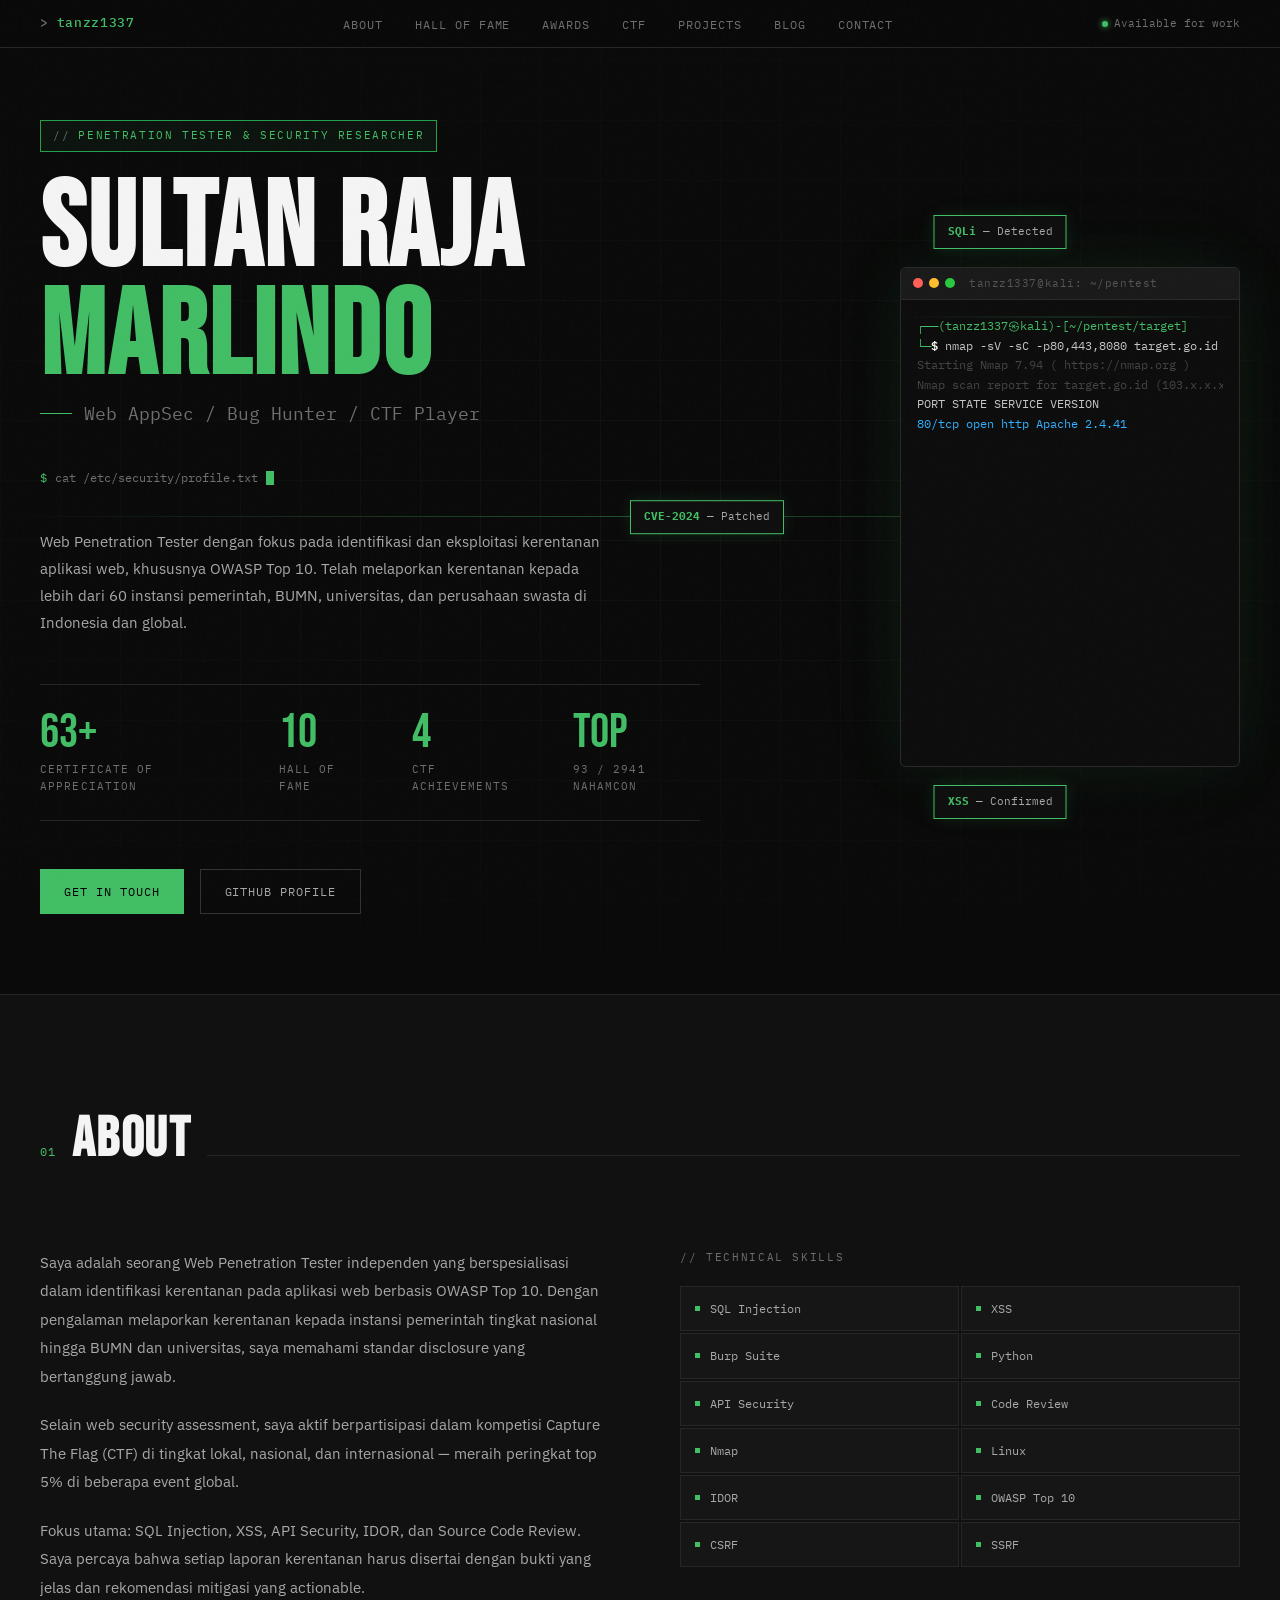
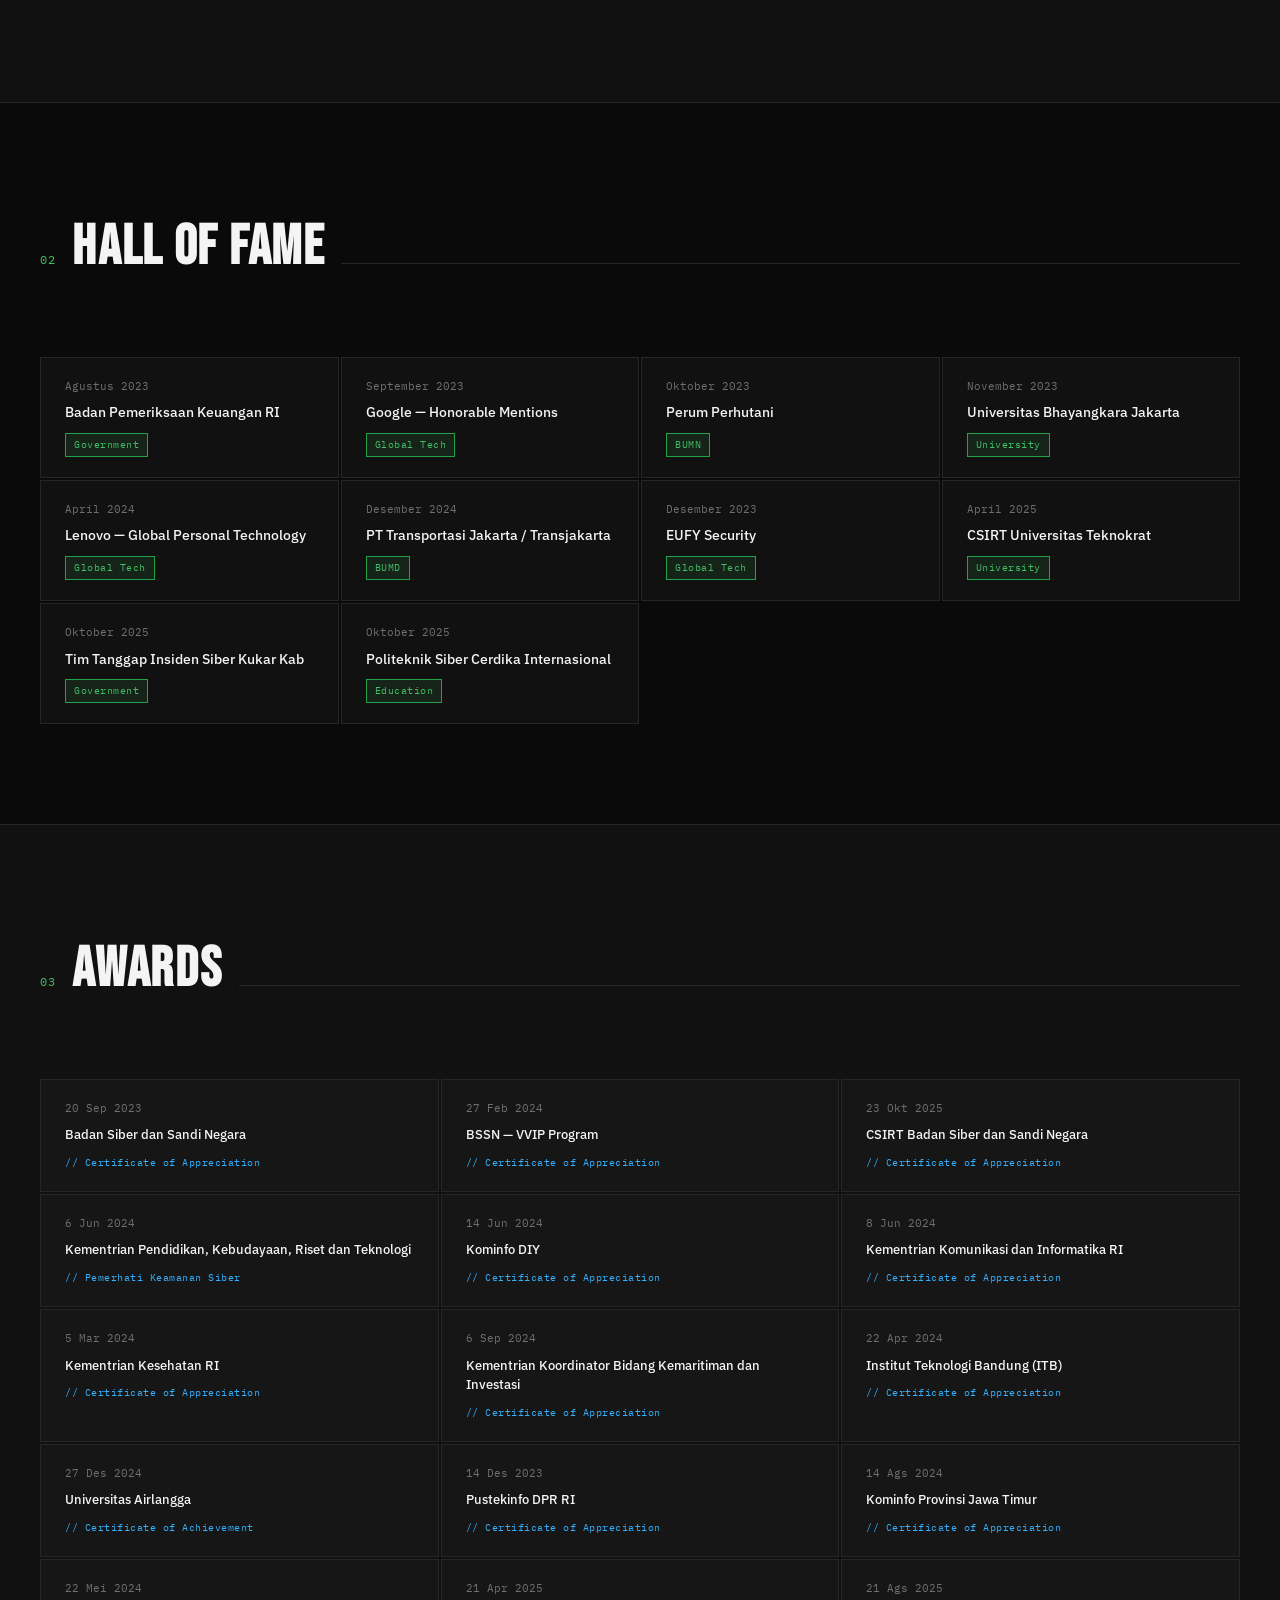
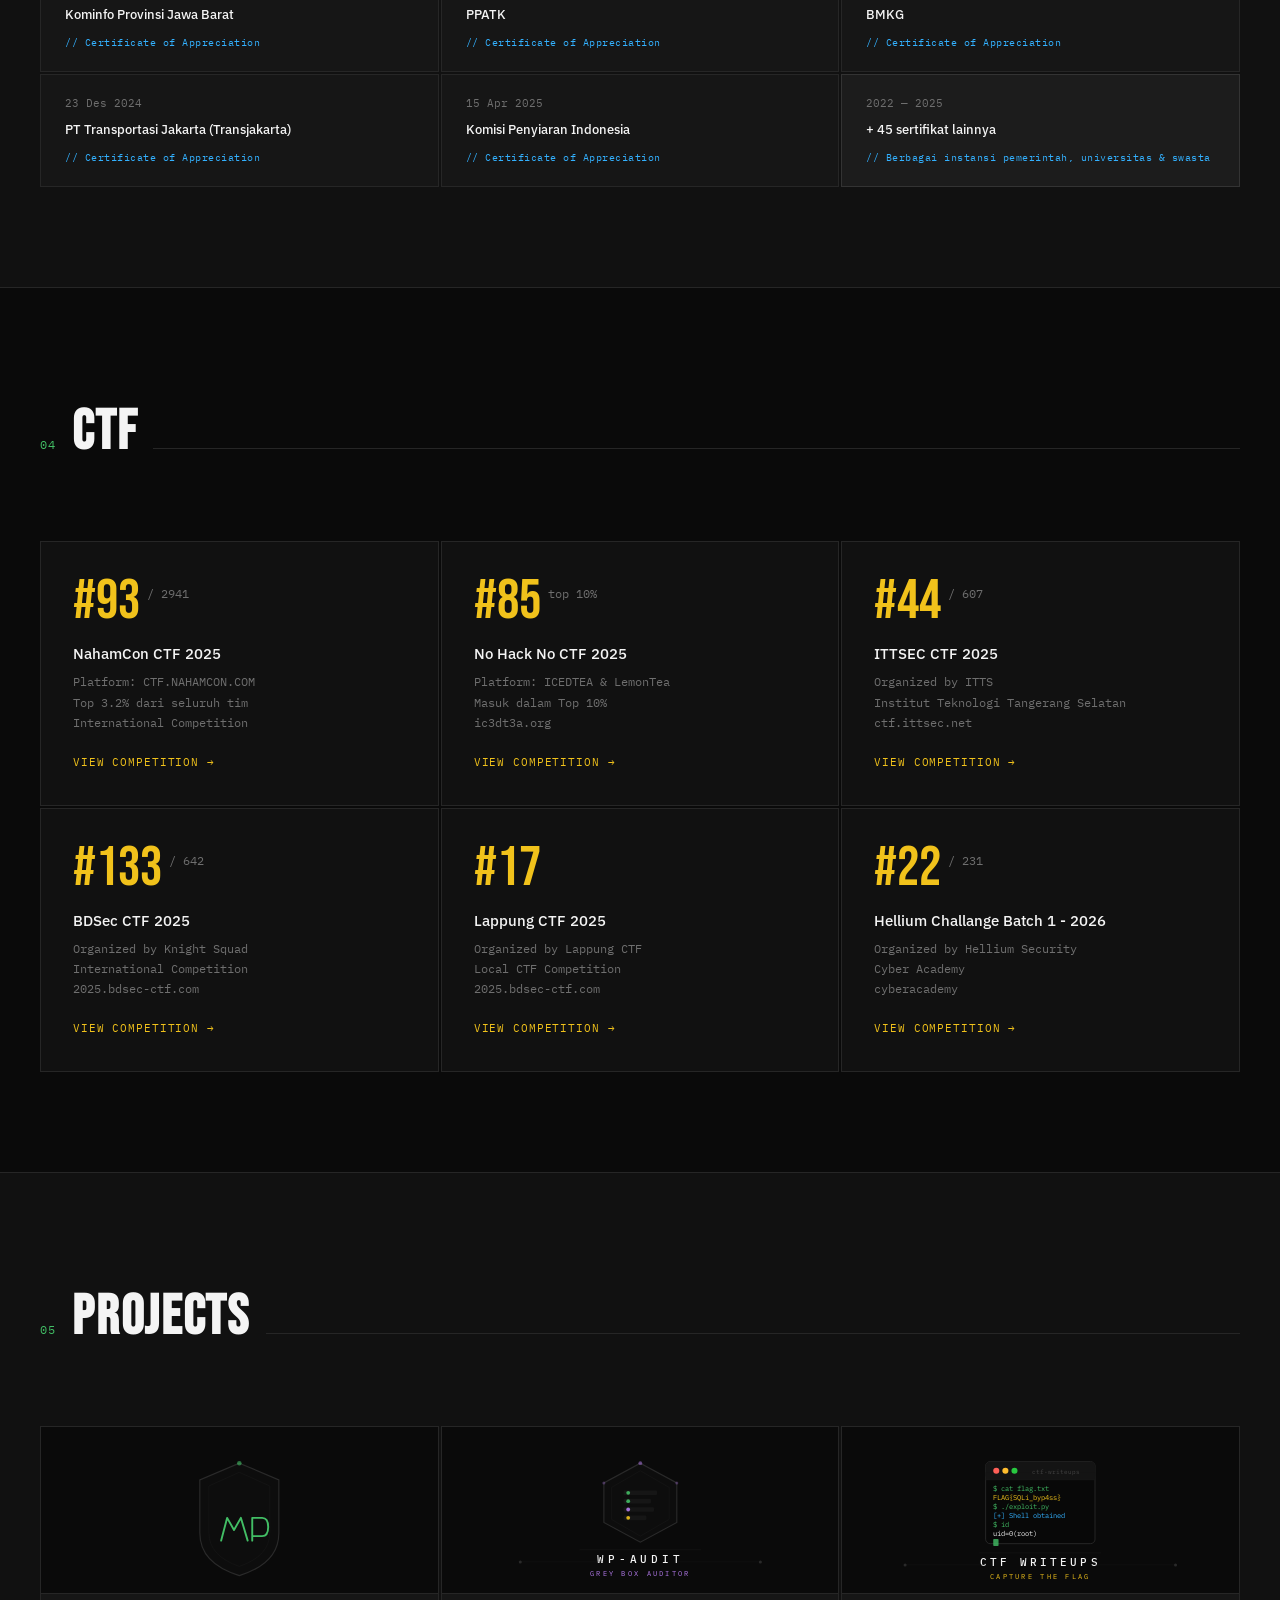
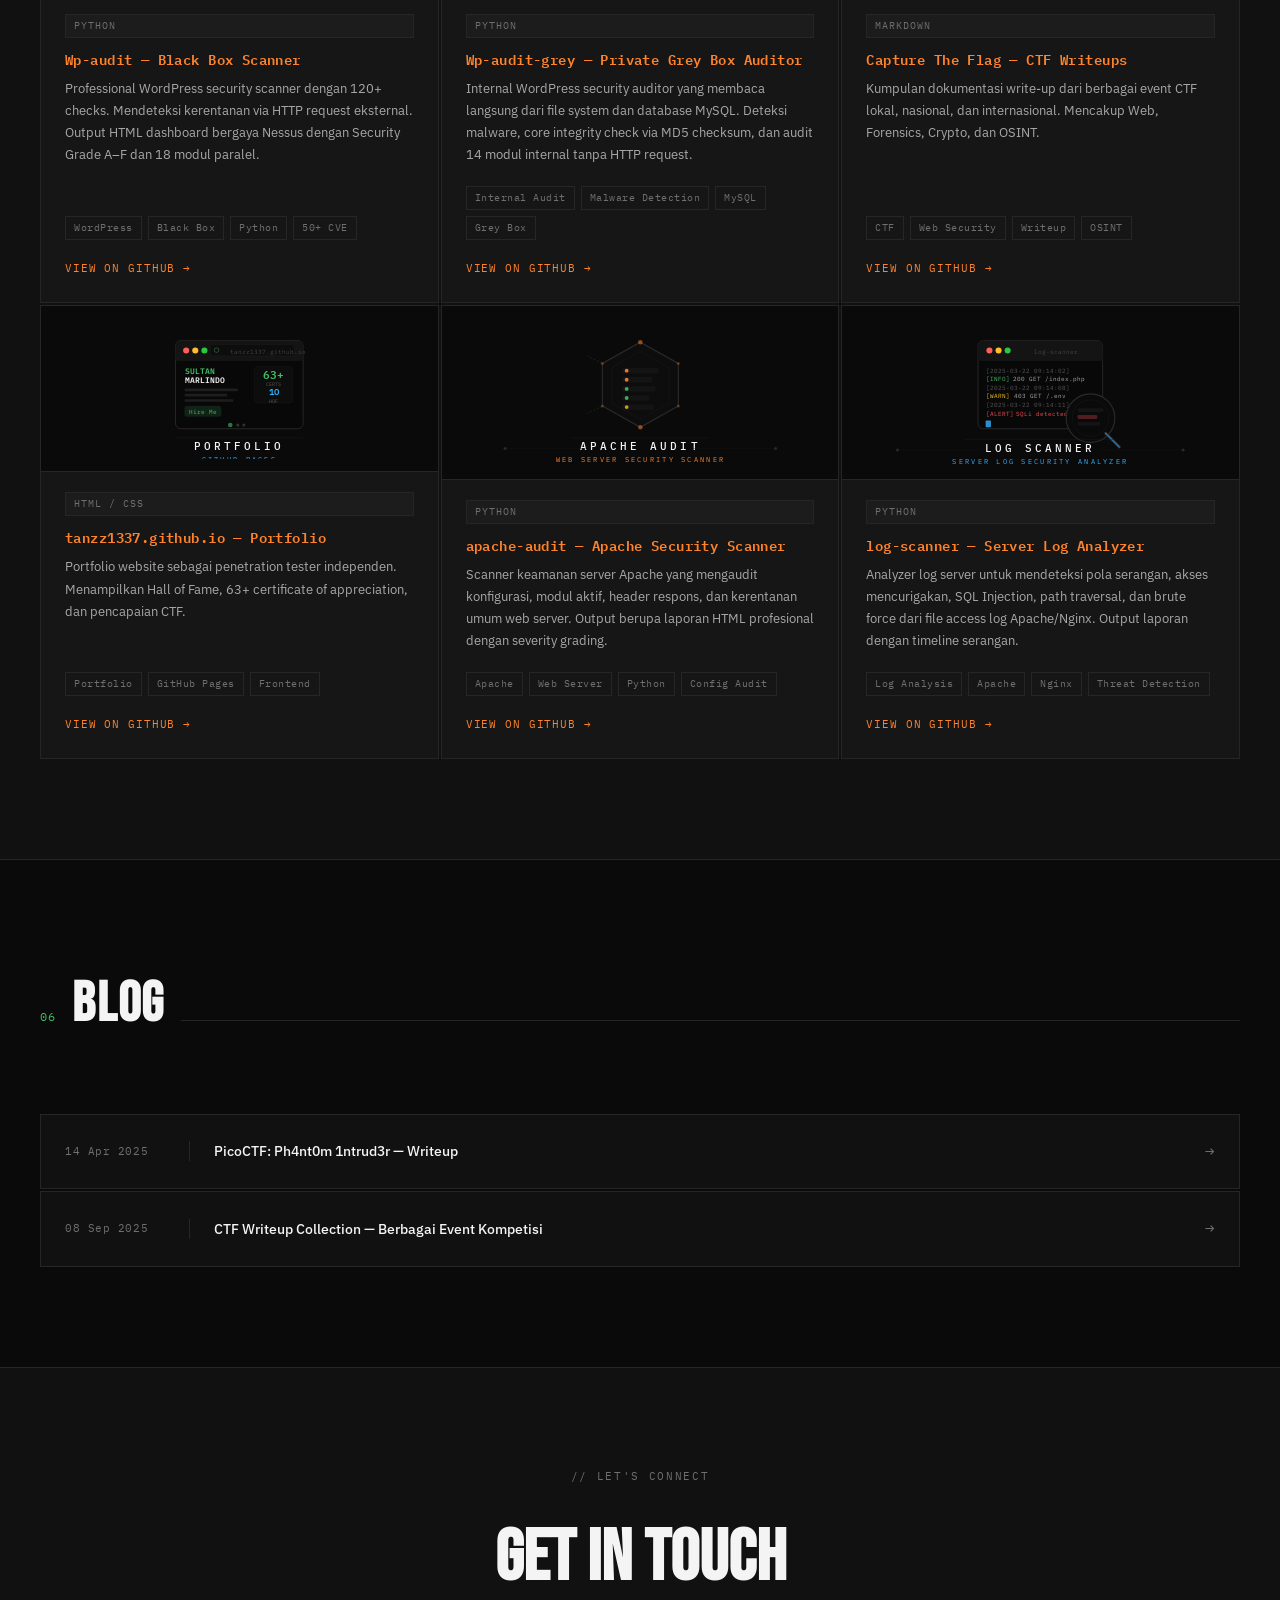
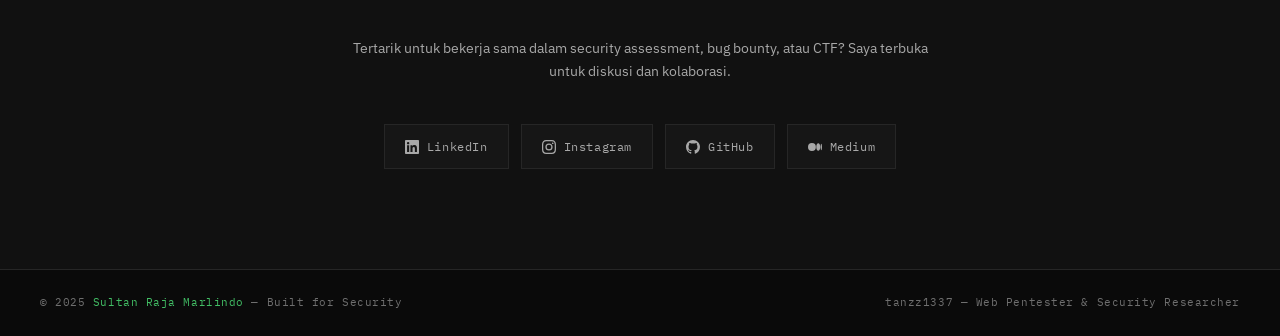
<file: index.html>
<!DOCTYPE html>
<html lang="id">
<head>
<meta charset="UTF-8" />
  <meta name="viewport" content="width=device-width, initial-scale=1.0" />
  <meta name="description" content="Sultan Raja Marlindo — Web Penetration Tester & Security Researcher. Melaporkan kerentanan kepada 60+ instansi di Indonesia dan global." />
  <meta name="keywords" content="penetration tester, bug hunter, web security, CTF, OWASP, Indonesia" />
  <meta property="og:title" content="Sultan Raja Marlindo — Penetration Tester" />
  <meta property="og:description" content="Web AppSec / Bug Hunter / CTF Player" />
  <meta property="og:url" content="https://tanzz1337.github.io" />
<title>Sultan Raja Marlindo — Penetration Tester</title>
<link rel="preconnect" href="https://fonts.googleapis.com">
<link href="https://fonts.googleapis.com/css2?family=IBM+Plex+Mono:wght@300;400;500;600&family=IBM+Plex+Sans:wght@300;400;500&family=Bebas+Neue&display=swap" rel="stylesheet">
<style>
:root {
  --bg:        #0a0a0a;
  --bg2:       #111111;
  --bg3:       #161616;
  --bg4:       #1c1c1c;
  --border:    #262626;
  --border2:   #333333;
  --text:      #f4f4f4;
  --text2:     #a8a8a8;
  --text3:     #6f6f6f;
  --green:     #42be65;
  --green2:    #24a148;
  --cyan:      #33b1ff;
  --cyan2:     #0072c3;
  --red:       #fa4d56;
  --yellow:    #f1c21b;
  --orange:    #ff832b;
  --mono:      'IBM Plex Mono', monospace;
  --sans:      'IBM Plex Sans', sans-serif;
  --display:   'Bebas Neue', sans-serif;
}

*, *::before, *::after { margin:0; padding:0; box-sizing:border-box; }

html { scroll-behavior: smooth; }

body {
  background: var(--bg);
  color: var(--text);
  font-family: var(--sans);
  font-size: 15px;
  line-height: 1.6;
  overflow-x: hidden;
}

/* ── SCROLLBAR ── */
::-webkit-scrollbar { width: 4px; }
::-webkit-scrollbar-track { background: var(--bg); }
::-webkit-scrollbar-thumb { background: var(--border2); border-radius: 2px; }

/* ── SELECTION ── */
::selection { background: var(--green2); color: #fff; }

/* ── NOISE OVERLAY ── */
body::before {
  content: '';
  position: fixed; inset: 0;
  background-image: url("data:image/svg+xml,%3Csvg viewBox='0 0 256 256' xmlns='http://www.w3.org/2000/svg'%3E%3Cfilter id='noise'%3E%3CfeTurbulence type='fractalNoise' baseFrequency='0.9' numOctaves='4' stitchTiles='stitch'/%3E%3C/filter%3E%3Crect width='100%25' height='100%25' filter='url(%23noise)' opacity='0.03'/%3E%3C/svg%3E");
  pointer-events: none;
  z-index: 1000;
  opacity: 0.4;
}

/* ── TOPBAR ── */
.topbar {
  position: fixed; top: 0; left: 0; right: 0; z-index: 900;
  height: 48px;
  background: rgba(10,10,10,0.92);
  backdrop-filter: blur(12px);
  border-bottom: 1px solid var(--border);
  display: flex; align-items: center; justify-content: space-between;
  padding: 0 40px;
}
.topbar-logo {
  font-family: var(--mono);
  font-size: 13px;
  font-weight: 500;
  color: var(--green);
  letter-spacing: 0.05em;
  display: flex; align-items: center; gap: 8px;
}
.topbar-logo::before {
  content: '>';
  color: var(--text3);
}
.topbar-nav {
  display: flex; gap: 32px;
  list-style: none;
}
.topbar-nav a {
  font-family: var(--mono);
  font-size: 12px;
  color: var(--text3);
  text-decoration: none;
  letter-spacing: 0.08em;
  text-transform: uppercase;
  transition: color 0.2s;
}
.topbar-nav a:hover { color: var(--green); }
.topbar-status {
  display: flex; align-items: center; gap: 6px;
  font-family: var(--mono);
  font-size: 11px;
  color: var(--text3);
}
.topbar-status::before {
  content: '';
  width: 6px; height: 6px;
  border-radius: 50%;
  background: var(--green);
  box-shadow: 0 0 6px var(--green);
  animation: pulse 2s infinite;
}
@keyframes pulse { 0%,100%{opacity:1} 50%{opacity:0.5} }

/* ── HERO ── */
.hero {
  min-height: 100vh;
  display: flex; align-items: center;
  padding: 120px 40px 80px;
  position: relative;
  overflow: hidden;
}
.hero-grid {
  position: absolute; inset: 0;
  background-image:
    linear-gradient(var(--border) 1px, transparent 1px),
    linear-gradient(90deg, var(--border) 1px, transparent 1px);
  background-size: 60px 60px;
  opacity: 0.3;
  mask-image: radial-gradient(ellipse 80% 60% at 50% 50%, black 0%, transparent 100%);
}
.hero-scan {
  position: absolute;
  left: 0; right: 0;
  height: 1px;
  background: linear-gradient(90deg, transparent, var(--green), transparent);
  animation: scan 4s ease-in-out infinite;
  opacity: 0.4;
}
@keyframes scan {
  0% { top: 15%; opacity: 0; }
  10% { opacity: 0.4; }
  90% { opacity: 0.4; }
  100% { top: 85%; opacity: 0; }
}
.hero-content {
  max-width: 1200px;
  margin: 0 auto;
  width: 100%;
  position: relative;
  z-index: 2;
}
.hero-tag {
  display: inline-flex; align-items: center; gap: 8px;
  font-family: var(--mono);
  font-size: 11px;
  color: var(--green);
  letter-spacing: 0.15em;
  text-transform: uppercase;
  margin-bottom: 24px;
  padding: 6px 12px;
  border: 1px solid var(--green2);
  background: rgba(66,190,101,0.06);
}
.hero-tag::before { content: '//'; color: var(--text3); }
.hero-name {
  font-family: var(--display);
  font-size: clamp(64px, 10vw, 120px);
  line-height: 0.9;
  letter-spacing: 0.02em;
  color: var(--text);
  margin-bottom: 8px;
}
.hero-name span { color: var(--green); }
.hero-title {
  font-family: var(--mono);
  font-size: clamp(14px, 2vw, 18px);
  color: var(--text3);
  margin-bottom: 40px;
  display: flex; align-items: center; gap: 12px;
}
.hero-title::before {
  content: '';
  width: 32px; height: 1px;
  background: var(--green);
}
.hero-desc {
  max-width: 560px;
  font-size: 15px;
  color: var(--text2);
  line-height: 1.8;
  margin-bottom: 48px;
}
.hero-stats {
  display: flex; gap: 48px;
  margin-bottom: 48px;
  padding: 24px 0;
  border-top: 1px solid var(--border);
  border-bottom: 1px solid var(--border);
}
.hero-stat-num {
  font-family: var(--display);
  font-size: 48px;
  color: var(--green);
  line-height: 1;
}
.hero-stat-label {
  font-family: var(--mono);
  font-size: 11px;
  color: var(--text3);
  letter-spacing: 0.1em;
  text-transform: uppercase;
  margin-top: 4px;
}
.hero-ctas {
  display: flex; gap: 16px; flex-wrap: wrap;
}
.btn {
  display: inline-flex; align-items: center; gap: 8px;
  padding: 12px 24px;
  font-family: var(--mono);
  font-size: 12px;
  letter-spacing: 0.08em;
  text-transform: uppercase;
  text-decoration: none;
  transition: all 0.2s;
  cursor: pointer;
  border: none;
}
.btn-primary {
  background: var(--green);
  color: #000;
}
.btn-primary:hover { background: #52d975; transform: translateY(-1px); }
.btn-outline {
  background: transparent;
  color: var(--text2);
  border: 1px solid var(--border2);
}
.btn-outline:hover { border-color: var(--green); color: var(--green); }

/* ── SECTION ── */
section { padding: 100px 40px; }
.section-inner { max-width: 1200px; margin: 0 auto; }
.section-header {
  display: flex; align-items: baseline; gap: 16px;
  margin-bottom: 64px;
}
.section-num {
  font-family: var(--mono);
  font-size: 12px;
  color: var(--green);
  letter-spacing: 0.1em;
}
.section-title {
  font-family: var(--display);
  font-size: clamp(36px, 5vw, 56px);
  letter-spacing: 0.03em;
  color: var(--text);
}
.section-line {
  flex: 1;
  height: 1px;
  background: var(--border);
}

/* ── ABOUT ── */
#about { background: var(--bg2); border-top: 1px solid var(--border); }
.about-grid {
  display: grid;
  grid-template-columns: 1fr 1fr;
  gap: 80px;
  align-items: start;
}
.about-text p {
  color: var(--text2);
  line-height: 1.9;
  margin-bottom: 20px;
}
.about-text p:last-child { margin-bottom: 0; }
.skills-title {
  font-family: var(--mono);
  font-size: 11px;
  color: var(--text3);
  letter-spacing: 0.15em;
  text-transform: uppercase;
  margin-bottom: 20px;
}
.skills-grid {
  display: grid;
  grid-template-columns: 1fr 1fr;
  gap: 2px;
}
.skill-item {
  display: flex; align-items: center; gap: 10px;
  padding: 12px 14px;
  background: var(--bg3);
  border: 1px solid var(--border);
  font-family: var(--mono);
  font-size: 12px;
  color: var(--text2);
  transition: all 0.2s;
}
.skill-item:hover {
  border-color: var(--green);
  color: var(--green);
  background: rgba(66,190,101,0.05);
}
.skill-item::before {
  content: '';
  width: 5px; height: 5px;
  background: var(--green);
  flex-shrink: 0;
}

/* ── HALL OF FAME ── */
#hall-of-fame { background: var(--bg); border-top: 1px solid var(--border); }
.hof-grid {
  display: grid;
  grid-template-columns: repeat(auto-fill, minmax(280px, 1fr));
  gap: 2px;
}
.hof-item {
  padding: 20px 24px;
  background: var(--bg2);
  border: 1px solid var(--border);
  position: relative;
  overflow: hidden;
  transition: all 0.2s;
}
.hof-item::before {
  content: '';
  position: absolute;
  left: 0; top: 0; bottom: 0;
  width: 3px;
  background: var(--green);
  transform: scaleY(0);
  transition: transform 0.2s;
  transform-origin: bottom;
}
.hof-item:hover { border-color: var(--border2); background: var(--bg3); }
.hof-item:hover::before { transform: scaleY(1); }
.hof-date {
  font-family: var(--mono);
  font-size: 11px;
  color: var(--text3);
  margin-bottom: 8px;
}
.hof-org {
  font-size: 14px;
  font-weight: 500;
  color: var(--text);
  line-height: 1.4;
}
.hof-badge {
  display: inline-block;
  margin-top: 10px;
  padding: 3px 8px;
  background: rgba(66,190,101,0.1);
  border: 1px solid var(--green2);
  font-family: var(--mono);
  font-size: 10px;
  color: var(--green);
  letter-spacing: 0.05em;
}

/* ── ACHIEVEMENTS ── */
#achievements { background: var(--bg2); border-top: 1px solid var(--border); }
.cert-grid {
  display: grid;
  grid-template-columns: repeat(auto-fill, minmax(300px, 1fr));
  gap: 2px;
}
.cert-item {
  padding: 20px 24px;
  background: var(--bg3);
  border: 1px solid var(--border);
  transition: all 0.2s;
  cursor: pointer;
}
.cert-item:hover { border-color: var(--cyan2); }
.cert-date {
  font-family: var(--mono);
  font-size: 11px;
  color: var(--text3);
  margin-bottom: 8px;
}
.cert-org {
  font-size: 13px;
  font-weight: 500;
  color: var(--text);
  line-height: 1.5;
}
.cert-type {
  margin-top: 10px;
  font-family: var(--mono);
  font-size: 10px;
  color: var(--cyan);
  letter-spacing: 0.05em;
}
.cert-count {
  display: inline-flex;
  align-items: center;
  justify-content: center;
  width: 32px; height: 32px;
  background: rgba(51,177,255,0.1);
  border: 1px solid var(--cyan2);
  font-family: var(--mono);
  font-size: 13px;
  color: var(--cyan);
  font-weight: 600;
  float: right;
  margin-top: -4px;
}

/* ── CTF ── */
#ctf { background: var(--bg); border-top: 1px solid var(--border); }
.ctf-grid {
  display: grid;
  grid-template-columns: repeat(auto-fill, minmax(340px, 1fr));
  gap: 2px;
}
.ctf-card {
  background: var(--bg2);
  border: 1px solid var(--border);
  padding: 32px;
  position: relative;
  transition: all 0.2s;
}
.ctf-card:hover { border-color: var(--yellow); }
.ctf-rank {
  font-family: var(--display);
  font-size: 56px;
  line-height: 1;
  color: var(--yellow);
  margin-bottom: 12px;
}
.ctf-rank span {
  font-family: var(--mono);
  font-size: 12px;
  color: var(--text3);
  vertical-align: super;
  font-weight: 400;
}
.ctf-name {
  font-size: 15px;
  font-weight: 500;
  color: var(--text);
  margin-bottom: 6px;
}
.ctf-detail {
  font-family: var(--mono);
  font-size: 12px;
  color: var(--text3);
  line-height: 1.7;
}
.ctf-link {
  display: inline-flex; align-items: center; gap: 6px;
  margin-top: 20px;
  font-family: var(--mono);
  font-size: 11px;
  color: var(--yellow);
  text-decoration: none;
  letter-spacing: 0.08em;
  text-transform: uppercase;
  transition: gap 0.2s;
}
.ctf-link:hover { gap: 10px; }

/* ── PROJECTS ── */
#projects { background: var(--bg2); border-top: 1px solid var(--border); }
.projects-grid {
  display: grid;
  grid-template-columns: repeat(auto-fill, minmax(360px, 1fr));
  gap: 2px;
}
.project-card {
  background: var(--bg3);
  border: 1px solid var(--border);
  padding: 0;
  transition: all 0.2s;
  display: flex;
  flex-direction: column;
  overflow: hidden;
}
.project-card:hover { border-color: var(--orange); }
.project-logo-wrap {
  background: #0a0a0a;
  border-bottom: 1px solid var(--border);
  padding: 24px 16px 12px;
  display: flex;
  align-items: center;
  justify-content: center;
  min-height: 160px;
  position: relative;
}
.project-logo-wrap svg {
  max-height: 160px;
}
.project-card-body {
  padding: 20px 24px 24px;
  display: flex;
  flex-direction: column;
  flex: 1;
}
.project-lang {
  font-family: var(--mono);
  font-size: 10px;
  color: var(--text3);
  letter-spacing: 0.1em;
  text-transform: uppercase;
  padding: 3px 8px;
  border: 1px solid var(--border);
  background: var(--bg4);
  display: inline-block;
  margin-bottom: 10px;
}
.project-name {
  font-family: var(--mono);
  font-size: 14px;
  font-weight: 600;
  color: var(--orange);
  margin-bottom: 8px;
  letter-spacing: 0.03em;
}
.project-desc {
  font-size: 13px;
  color: var(--text2);
  line-height: 1.7;
  flex: 1;
  margin-bottom: 20px;
}
.project-tags {
  display: flex; flex-wrap: wrap; gap: 6px;
  margin-bottom: 20px;
}
.project-tag {
  font-family: var(--mono);
  font-size: 10px;
  color: var(--text3);
  padding: 3px 8px;
  border: 1px solid var(--border);
  letter-spacing: 0.05em;
}
.project-link {
  display: inline-flex; align-items: center; gap: 6px;
  font-family: var(--mono);
  font-size: 11px;
  color: var(--orange);
  text-decoration: none;
  letter-spacing: 0.08em;
  text-transform: uppercase;
  transition: gap 0.2s;
  margin-top: auto;
}
.project-link:hover { gap: 10px; }

/* ── BLOG ── */
#blog { background: var(--bg); border-top: 1px solid var(--border); }
.blog-list {
  display: flex; flex-direction: column; gap: 2px;
}
.blog-item {
  display: flex; align-items: center; gap: 24px;
  padding: 24px;
  background: var(--bg2);
  border: 1px solid var(--border);
  text-decoration: none;
  transition: all 0.2s;
  color: inherit;
}
.blog-item:hover { border-color: var(--cyan); }
.blog-date {
  font-family: var(--mono);
  font-size: 11px;
  color: var(--text3);
  min-width: 100px;
  letter-spacing: 0.05em;
}
.blog-divider { width: 1px; height: 20px; background: var(--border); flex-shrink: 0; }
.blog-title {
  font-size: 14px;
  font-weight: 500;
  color: var(--text);
  flex: 1;
  transition: color 0.2s;
}
.blog-item:hover .blog-title { color: var(--cyan); }
.blog-arrow {
  font-family: var(--mono);
  font-size: 16px;
  color: var(--text3);
  transition: all 0.2s;
}
.blog-item:hover .blog-arrow { color: var(--cyan); transform: translateX(4px); }

/* ── CONTACT ── */
#contact {
  background: var(--bg2);
  border-top: 1px solid var(--border);
  text-align: center;
}
.contact-inner {
  max-width: 600px;
  margin: 0 auto;
}
.contact-label {
  font-family: var(--mono);
  font-size: 11px;
  color: var(--text3);
  letter-spacing: 0.15em;
  text-transform: uppercase;
  margin-bottom: 16px;
}
.contact-title {
  font-family: var(--display);
  font-size: clamp(40px, 6vw, 72px);
  color: var(--text);
  margin-bottom: 20px;
}
.contact-sub {
  font-size: 14px;
  color: var(--text2);
  margin-bottom: 40px;
  line-height: 1.7;
}
.contact-links {
  display: flex; justify-content: center; gap: 12px; flex-wrap: wrap;
}
.contact-links {
  display: flex; justify-content: center; gap: 12px; flex-wrap: wrap;
}
.contact-link {
  display: inline-flex; align-items: center; gap: 8px;
  padding: 12px 20px;
  background: var(--bg3);
  border: 1px solid var(--border);
  font-family: var(--mono);
  font-size: 12px;
  color: var(--text2);
  text-decoration: none;
  letter-spacing: 0.05em;
  transition: all 0.2s;
}
.contact-link:hover { border-color: var(--green); color: var(--green); }
.contact-link:hover svg { fill: var(--green); }
.contact-link svg { transition: fill 0.2s; flex-shrink: 0; }

/* ── FOOTER ── */
footer {
  padding: 24px 40px;
  background: var(--bg);
  border-top: 1px solid var(--border);
  display: flex;
  justify-content: space-between;
  align-items: center;
}
.footer-text {
  font-family: var(--mono);
  font-size: 11px;
  color: var(--text3);
  letter-spacing: 0.05em;
}
.footer-text span { color: var(--green); }

/* ── TERMINAL ACCENT ── */
.terminal-line {
  font-family: var(--mono);
  font-size: 12px;
  color: var(--text3);
  margin-bottom: 40px;
  display: flex; align-items: center; gap: 8px;
}
.terminal-line::before { content: '$'; color: var(--green); }
.terminal-cursor {
  display: inline-block;
  width: 8px; height: 14px;
  background: var(--green);
  animation: blink 1s step-end infinite;
}
@keyframes blink { 0%,100%{opacity:1} 50%{opacity:0} }

/* ── ANIMATIONS ── */
.fade-up {
  opacity: 0;
  transform: translateY(24px);
  transition: opacity 0.6s ease, transform 0.6s ease;
}
.fade-up.visible {
  opacity: 1;
  transform: translateY(0);
}

/* ── HERO VISUAL (right side) ── */
.hero-content {
  display: grid;
  grid-template-columns: 1fr 480px;
  gap: 60px;
  align-items: center;
}
/* .hero-left {} */
.hero-visual {
  position: relative;
  height: 560px;
  padding: 30px 0 30px 140px; /* top/bottom untuk b1/b3, left untuk b2 */
}

/* Terminal window */
.term-window {
  position: absolute;
  top: 30px; bottom: 30px; left: 140px; right: 0;
  background: #0d0d0d;
  border: 1px solid #2a2a2a;
  border-radius: 6px;
  overflow: hidden;
  display: flex;
  flex-direction: column;
  box-shadow: 0 0 60px rgba(66,190,101,0.08), 0 0 120px rgba(66,190,101,0.04);
}
.term-titlebar {
  height: 32px;
  background: #1a1a1a;
  border-bottom: 1px solid #2a2a2a;
  display: flex;
  align-items: center;
  padding: 0 12px;
  gap: 6px;
  flex-shrink: 0;
}
.term-dot {
  width: 10px; height: 10px;
  border-radius: 50%;
}
.term-dot-r { background: #ff5f57; }
.term-dot-y { background: #ffbd2e; }
.term-dot-g { background: #28c840; }
.term-title-text {
  font-family: var(--mono);
  font-size: 11px;
  color: #555;
  margin-left: 8px;
  letter-spacing: 0.05em;
}
.term-body {
  flex: 1;
  padding: 16px;
  overflow: hidden;
  position: relative;
}
.term-output {
  font-family: var(--mono);
  font-size: 11.5px;
  line-height: 1.7;
  color: #42be65;
}
.term-output .dim    { color: #444; }
.term-output .cyan   { color: #33b1ff; }
.term-output .yellow { color: #f1c21b; }
.term-output .red    { color: #fa4d56; }
.term-output .white  { color: #c6c6c6; }
.term-output .bold   { color: #ffffff; font-weight: 600; }
.term-output .prompt { color: #42be65; }
.term-line {
  display: block;
  opacity: 0;
  white-space: nowrap;
  overflow: hidden;
}
.term-line.show { opacity: 1; }
/* Scan overlay on terminal */
.term-scanline {
  position: absolute;
  left: 0; right: 0;
  height: 2px;
  background: linear-gradient(90deg, transparent, rgba(66,190,101,0.15), transparent);
  animation: termscan 3s linear infinite;
  pointer-events: none;
}
@keyframes termscan {
  0%   { top: 0; opacity: 0; }
  5%   { opacity: 1; }
  95%  { opacity: 1; }
  100% { top: 100%; opacity: 0; }
}

/* Floating badges around the terminal */
.hero-badge {
  position: absolute;
  padding: 7px 13px;
  background: #0f0f0f;
  border: 1px solid #42be65;
  font-family: var(--mono);
  font-size: 11px;
  color: #a8a8a8;
  white-space: nowrap;
  animation: floatbadge 4s ease-in-out infinite;
  z-index: 10;
  box-shadow: 0 0 16px rgba(66,190,101,0.15);
}
.hero-badge b { color: var(--green); }
/* Badge di atas terminal — keluar ke atas */
.hero-badge.b1 {
  top: -22px;
  left: 50%;
  transform: translateX(-50%);
  animation: floatbadge1 4s ease-in-out infinite;
  animation-delay: 0s;
}
/* Badge di kiri luar terminal */
.hero-badge.b2 {
  top: 50%;
  left: -130px;
  transform: translateY(-50%);
  animation: floatbadge2 4.5s ease-in-out infinite;
  animation-delay: 1.2s;
}
/* Badge di bawah terminal — keluar ke bawah */
.hero-badge.b3 {
  bottom: -22px;
  left: 50%;
  transform: translateX(-50%);
  animation: floatbadge3 3.8s ease-in-out infinite;
  animation-delay: 0.6s;
}
@keyframes floatbadge1 {
  0%,100% { top: -22px; }
  50%     { top: -30px; }
}
@keyframes floatbadge2 {
  0%,100% { left: -130px; }
  50%     { left: -138px; }
}
@keyframes floatbadge3 {
  0%,100% { bottom: -22px; }
  50%     { bottom: -30px; }
}

/* ── RESPONSIVE ── */
@media (max-width: 1100px) {
  .hero-content { grid-template-columns: 1fr; }
  .hero-visual  { display: none; }
}
@media (max-width: 768px) {
  .topbar { padding: 0 20px; }
  .topbar-nav { display: none; }
  .hero { padding: 100px 20px 60px; }
  .hero-stats { gap: 24px; flex-wrap: wrap; }
  section { padding: 60px 20px; }
  .about-grid { grid-template-columns: 1fr; gap: 40px; }
  .hof-grid, .cert-grid, .ctf-grid, .projects-grid { grid-template-columns: 1fr; }
  footer { flex-direction: column; gap: 8px; text-align: center; }
}
</style>
</head>
<body>

<!-- TOPBAR -->
<nav class="topbar">
  <div class="topbar-logo">tanzz1337</div>
  <ul class="topbar-nav">
    <li><a href="#about">About</a></li>
    <li><a href="#hall-of-fame">Hall of Fame</a></li>
    <li><a href="#achievements">Awards</a></li>
    <li><a href="#ctf">CTF</a></li>
    <li><a href="#projects">Projects</a></li>
    <li><a href="#blog">Blog</a></li>
    <li><a href="#contact">Contact</a></li>
  </ul>
  <div class="topbar-status">Available for work</div>
</nav>

<!-- HERO -->
<section class="hero">
  <div class="hero-grid"></div>
  <div class="hero-scan"></div>
  <div class="hero-content">
    <div class="hero-left">
    <div class="hero-tag">Penetration Tester &amp; Security Researcher</div>
    <h1 class="hero-name">Sultan Raja<br><span>Marlindo</span></h1>
    <div class="hero-title">Web AppSec / Bug Hunter / CTF Player</div>
    <div class="terminal-line">
      cat /etc/security/profile.txt<span class="terminal-cursor"></span>
    </div>
    <p class="hero-desc">
      Web Penetration Tester dengan fokus pada identifikasi dan eksploitasi kerentanan aplikasi web,
      khususnya OWASP Top 10. Telah melaporkan kerentanan kepada lebih dari 60 instansi pemerintah,
      BUMN, universitas, dan perusahaan swasta di Indonesia dan global.
    </p>
    <div class="hero-stats">
      <div>
        <div class="hero-stat-num">63+</div>
        <div class="hero-stat-label">Certificate of Appreciation</div>
      </div>
      <div>
        <div class="hero-stat-num">10</div>
        <div class="hero-stat-label">Hall of Fame</div>
      </div>
      <div>
        <div class="hero-stat-num">4</div>
        <div class="hero-stat-label">CTF Achievements</div>
      </div>
      <div>
        <div class="hero-stat-num">Top</div>
        <div class="hero-stat-label">93 / 2941 NahamCon</div>
      </div>
    </div>
    <div class="hero-ctas">
      <a href="#contact" class="btn btn-primary">Get in Touch</a>
      <a href="https://github.com/tanzz1337" target="_blank" class="btn btn-outline">GitHub Profile</a>
    </div>
    </div><!-- /hero-left -->

    <!-- RIGHT: Terminal animation -->
    <div class="hero-visual">
      <!-- Floating info badges -->
      <div class="hero-badge b1"><b>SQLi</b> &mdash; Detected</div>
      <div class="hero-badge b2"><b>CVE-2024</b> &mdash; Patched</div>
      <div class="hero-badge b3"><b>XSS</b> &mdash; Confirmed</div>

      <!-- Terminal window -->
      <div class="term-window">
        <div class="term-titlebar">
          <div class="term-dot term-dot-r"></div>
          <div class="term-dot term-dot-y"></div>
          <div class="term-dot term-dot-g"></div>
          <span class="term-title-text">tanzz1337@kali: ~/pentest</span>
        </div>
        <div class="term-body">
          <div class="term-scanline"></div>
          <div class="term-output" id="termOutput"></div>
        </div>
      </div>
    </div>

  </div>
</section>

<!-- ABOUT -->
<section id="about">
  <div class="section-inner">
    <div class="section-header">
      <span class="section-num">01</span>
      <h2 class="section-title">About</h2>
      <div class="section-line"></div>
    </div>
    <div class="about-grid fade-up">
      <div class="about-text">
        <p>
          Saya adalah seorang Web Penetration Tester independen yang berspesialisasi dalam
          identifikasi kerentanan pada aplikasi web berbasis OWASP Top 10. Dengan pengalaman
          melaporkan kerentanan kepada instansi pemerintah tingkat nasional hingga BUMN dan
          universitas, saya memahami standar disclosure yang bertanggung jawab.
        </p>
        <p>
          Selain web security assessment, saya aktif berpartisipasi dalam kompetisi
          Capture The Flag (CTF) di tingkat lokal, nasional, dan internasional —
          meraih peringkat top 5% di beberapa event global.
        </p>
        <p>
          Fokus utama: SQL Injection, XSS, API Security, IDOR, dan Source Code Review.
          Saya percaya bahwa setiap laporan kerentanan harus disertai dengan bukti yang
          jelas dan rekomendasi mitigasi yang actionable.
        </p>
      </div>
      <div>
        <div class="skills-title">// Technical Skills</div>
        <div class="skills-grid">
          <div class="skill-item">SQL Injection</div>
          <div class="skill-item">XSS</div>
          <div class="skill-item">Burp Suite</div>
          <div class="skill-item">Python</div>
          <div class="skill-item">API Security</div>
          <div class="skill-item">Code Review</div>
          <div class="skill-item">Nmap</div>
          <div class="skill-item">Linux</div>
          <div class="skill-item">IDOR</div>
          <div class="skill-item">OWASP Top 10</div>
          <div class="skill-item">CSRF</div>
          <div class="skill-item">SSRF</div>
        </div>
      </div>
    </div>
  </div>
</section>

<!-- HALL OF FAME -->
<section id="hall-of-fame">
  <div class="section-inner">
    <div class="section-header">
      <span class="section-num">02</span>
      <h2 class="section-title">Hall of Fame</h2>
      <div class="section-line"></div>
    </div>
    <div class="hof-grid fade-up">
      <div class="hof-item">
        <div class="hof-date">Agustus 2023</div>
        <div class="hof-org">Badan Pemeriksaan Keuangan RI</div>
        <div class="hof-badge">Government</div>
      </div>
      <div class="hof-item">
        <div class="hof-date">September 2023</div>
        <div class="hof-org">Google — Honorable Mentions</div>
        <div class="hof-badge">Global Tech</div>
      </div>
      <div class="hof-item">
        <div class="hof-date">Oktober 2023</div>
        <div class="hof-org">Perum Perhutani</div>
        <div class="hof-badge">BUMN</div>
      </div>
      <div class="hof-item">
        <div class="hof-date">November 2023</div>
        <div class="hof-org">Universitas Bhayangkara Jakarta</div>
        <div class="hof-badge">University</div>
      </div>
      <div class="hof-item">
        <div class="hof-date">April 2024</div>
        <div class="hof-org">Lenovo — Global Personal Technology</div>
        <div class="hof-badge">Global Tech</div>
      </div>
      <div class="hof-item">
        <div class="hof-date">Desember 2024</div>
        <div class="hof-org">PT Transportasi Jakarta / Transjakarta</div>
        <div class="hof-badge">BUMD</div>
      </div>
      <div class="hof-item">
        <div class="hof-date">Desember 2023</div>
        <div class="hof-org">EUFY Security</div>
        <div class="hof-badge">Global Tech</div>
      </div>
      <div class="hof-item">
        <div class="hof-date">April 2025</div>
        <div class="hof-org">CSIRT Universitas Teknokrat</div>
        <div class="hof-badge">University</div>
      </div>
      <div class="hof-item">
        <div class="hof-date">Oktober 2025</div>
        <div class="hof-org">Tim Tanggap Insiden Siber Kukar Kab</div>
        <div class="hof-badge">Government</div>
      </div>
      <div class="hof-item">
        <div class="hof-date">Oktober 2025</div>
        <div class="hof-org">Politeknik Siber Cerdika Internasional</div>
        <div class="hof-badge">Education</div>
      </div>
    </div>
  </div>
</section>

<!-- ACHIEVEMENTS -->
<section id="achievements">
  <div class="section-inner">
    <div class="section-header">
      <span class="section-num">03</span>
      <h2 class="section-title">Awards</h2>
      <div class="section-line"></div>
    </div>
    <div class="cert-grid fade-up">
      <div class="cert-item">
        <div class="cert-date">20 Sep 2023</div>
        <div class="cert-org">Badan Siber dan Sandi Negara</div>
        <div class="cert-type">// Certificate of Appreciation</div>
      </div>
      <div class="cert-item">
        <div class="cert-date">27 Feb 2024</div>
        <div class="cert-org">BSSN — VVIP Program</div>
        <div class="cert-type">// Certificate of Appreciation</div>
      </div>
      <div class="cert-item">
        <div class="cert-date">23 Okt 2025</div>
        <div class="cert-org">CSIRT Badan Siber dan Sandi Negara</div>
        <div class="cert-type">// Certificate of Appreciation</div>
      </div>
      <div class="cert-item">
        <div class="cert-date">6 Jun 2024</div>
        <div class="cert-org">Kementrian Pendidikan, Kebudayaan, Riset dan Teknologi</div>
        <div class="cert-type">// Pemerhati Keamanan Siber</div>
      </div>
      <div class="cert-item">
        <div class="cert-date">14 Jun 2024</div>
        <div class="cert-org">Kominfo DIY</div>
        <div class="cert-type">// Certificate of Appreciation</div>
      </div>
      <div class="cert-item">
        <div class="cert-date">8 Jun 2024</div>
        <div class="cert-org">Kementrian Komunikasi dan Informatika RI</div>
        <div class="cert-type">// Certificate of Appreciation</div>
      </div>
      <div class="cert-item">
        <div class="cert-date">5 Mar 2024</div>
        <div class="cert-org">Kementrian Kesehatan RI</div>
        <div class="cert-type">// Certificate of Appreciation</div>
      </div>
      <div class="cert-item">
        <div class="cert-date">6 Sep 2024</div>
        <div class="cert-org">Kementrian Koordinator Bidang Kemaritiman dan Investasi</div>
        <div class="cert-type">// Certificate of Appreciation</div>
      </div>
      <div class="cert-item">
        <div class="cert-date">22 Apr 2024</div>
        <div class="cert-org">Institut Teknologi Bandung (ITB)</div>
        <div class="cert-type">// Certificate of Appreciation</div>
      </div>
      <div class="cert-item">
        <div class="cert-date">27 Des 2024</div>
        <div class="cert-org">Universitas Airlangga</div>
        <div class="cert-type">// Certificate of Achievement</div>
      </div>
      <div class="cert-item">
        <div class="cert-date">14 Des 2023</div>
        <div class="cert-org">Pustekinfo DPR RI</div>
        <div class="cert-type">// Certificate of Appreciation</div>
      </div>
      <div class="cert-item">
        <div class="cert-date">14 Ags 2024</div>
        <div class="cert-org">Kominfo Provinsi Jawa Timur</div>
        <div class="cert-type">// Certificate of Appreciation</div>
      </div>
      <div class="cert-item">
        <div class="cert-date">22 Mei 2024</div>
        <div class="cert-org">Kominfo Provinsi Jawa Barat</div>
        <div class="cert-type">// Certificate of Appreciation</div>
      </div>
      <div class="cert-item">
        <div class="cert-date">21 Apr 2025</div>
        <div class="cert-org">PPATK</div>
        <div class="cert-type">// Certificate of Appreciation</div>
      </div>
      <div class="cert-item">
        <div class="cert-date">21 Ags 2025</div>
        <div class="cert-org">BMKG</div>
        <div class="cert-type">// Certificate of Appreciation</div>
      </div>
      <div class="cert-item">
        <div class="cert-date">23 Des 2024</div>
        <div class="cert-org">PT Transportasi Jakarta (Transjakarta)</div>
        <div class="cert-type">// Certificate of Appreciation</div>
      </div>
      <div class="cert-item">
        <div class="cert-date">15 Apr 2025</div>
        <div class="cert-org">Komisi Penyiaran Indonesia</div>
        <div class="cert-type">// Certificate of Appreciation</div>
      </div>
      <div class="cert-item" style="background:var(--bg4);border-color:var(--border2)">
        <div class="cert-date">2022 — 2025</div>
        <div class="cert-org">+ 45 sertifikat lainnya</div>
        <div class="cert-type">// Berbagai instansi pemerintah, universitas &amp; swasta</div>
      </div>
    </div>
  </div>
</section>

<!-- CTF -->
<section id="ctf">
  <div class="section-inner">
    <div class="section-header">
      <span class="section-num">04</span>
      <h2 class="section-title">CTF</h2>
      <div class="section-line"></div>
    </div>
    <div class="ctf-grid fade-up">
      <div class="ctf-card">
        <div class="ctf-rank">#93<span> / 2941</span></div>
        <div class="ctf-name">NahamCon CTF 2025</div>
        <div class="ctf-detail">
          Platform: CTF.NAHAMCON.COM<br>
          Top 3.2% dari seluruh tim<br>
          International Competition
        </div>
        <a href="https://ctf.nahamcon.com" target="_blank" class="ctf-link">View Competition &rarr;</a>
      </div>
      <div class="ctf-card">
        <div class="ctf-rank">#85<span> top 10%</span></div>
        <div class="ctf-name">No Hack No CTF 2025</div>
        <div class="ctf-detail">
          Platform: ICEDTEA &amp; LemonTea<br>
          Masuk dalam Top 10%<br>
          ic3dt3a.org
        </div>
        <a href="https://ic3dt3a.org" target="_blank" class="ctf-link">View Competition &rarr;</a>
      </div>
      <div class="ctf-card">
        <div class="ctf-rank">#44<span> / 607</span></div>
        <div class="ctf-name">ITTSEC CTF 2025</div>
        <div class="ctf-detail">
          Organized by ITTS<br>
          Institut Teknologi Tangerang Selatan<br>
          ctf.ittsec.net
        </div>
        <a href="https://ctf.ittsec.net" target="_blank" class="ctf-link">View Competition &rarr;</a>
      </div>
      <div class="ctf-card">
        <div class="ctf-rank">#133<span> / 642</span></div>
        <div class="ctf-name">BDSec CTF 2025</div>
        <div class="ctf-detail">
          Organized by Knight Squad<br>
          International Competition<br>
          2025.bdsec-ctf.com
        </div>
        <a href="https://2025.bdsec-ctf.com" target="_blank" class="ctf-link">View Competition &rarr;</a>
      </div>
      <div class="ctf-card">
        <div class="ctf-rank">#17<span></span></div>
        <div class="ctf-name">Lappung CTF 2025</div>
        <div class="ctf-detail">
          Organized by Lappung CTF<br>
          Local CTF Competition<br>
          2025.bdsec-ctf.com
        </div>
        <a href="https://lappungctf.dev" target="_blank" class="ctf-link">View Competition &rarr;</a>
      </div>
      <div class="ctf-card">
        <div class="ctf-rank">#22<span> / 231</span></div>
        <div class="ctf-name">Hellium Challange Batch 1 - 2026</div>
        <div class="ctf-detail">
          Organized by Hellium Security<br>
          Cyber Academy<br>
          cyberacademy
        </div>
        <a href="https://www.cyberarmy.id" target="_blank" class="ctf-link">View Competition &rarr;</a>
      </div>
    </div>
  </div>
</section>

<!-- PROJECTS -->
<section id="projects">
  <div class="section-inner">
    <div class="section-header">
      <span class="section-num">05</span>
      <h2 class="section-title">Projects</h2>
      <div class="section-line"></div>
    </div>
    <div class="projects-grid fade-up">

      <!-- WP-AUDIT BLACK BOX -->
      <div class="project-card">
        <div class="project-logo-wrap">
          <svg width="100%" viewBox="0 0 480 170" xmlns="http://www.w3.org/2000/svg">
            <!-- Shield outer -->
            <path d="M240 16 L292 38 L292 108 Q292 148 240 164 Q188 148 188 108 L188 38 Z"
                  fill="#0d0d0d" stroke="#2a2a2a" stroke-width="1.5"/>
            <!-- Shield inner -->
            <path d="M240 28 L280 46 L280 108 Q280 138 240 152 Q200 138 200 108 L200 46 Z"
                  fill="none" stroke="#1e1e1e" stroke-width="0.5"/>
            <!-- W lettermark -->
            <polyline points="216,118 224,88 233,104 242,88 251,118"
                      fill="none" stroke="#42be65" stroke-width="2.5"
                      stroke-linecap="round" stroke-linejoin="round"/>
            <!-- P lettermark -->
            <path d="M257,88 L257,118 M257,88 L270,88 Q278,88 278,100 Q278,112 270,112 L257,112"
                  fill="none" stroke="#42be65" stroke-width="2.5"
                  stroke-linecap="round" stroke-linejoin="round"/>
            <!-- Glow dot top of shield -->
            <circle cx="240" cy="16" r="3" fill="#42be65" opacity="0.6"/>
            <!-- Horizontal rule -->
            <line x1="160" y1="172" x2="320" y2="172" stroke="#1e1e1e" stroke-width="0.5"/>
            <!-- Wordmark -->
            <text x="240" y="188" text-anchor="middle"
                  font-family="'IBM Plex Mono',monospace" font-size="15"
                  font-weight="500" letter-spacing="6" fill="#f4f4f4">WP-AUDIT</text>
            <!-- Tagline -->
            <text x="240" y="204" text-anchor="middle"
                  font-family="'IBM Plex Mono',monospace" font-size="9"
                  letter-spacing="3" fill="#42be65">BLACK BOX SCANNER</text>
            <!-- Side decorators -->
            <line x1="80" y1="186" x2="192" y2="186" stroke="#1a1a1a" stroke-width="0.5"/>
            <circle cx="82" cy="186" r="2" fill="#2a2a2a"/>
            <line x1="288" y1="186" x2="400" y2="186" stroke="#1a1a1a" stroke-width="0.5"/>
            <circle cx="398" cy="186" r="2" fill="#2a2a2a"/>
          </svg>
        </div>
        <div class="project-card-body">
          <div class="project-lang">Python</div>
          <div class="project-name">Wp-audit — Black Box Scanner</div>
          <div class="project-desc">
            Professional WordPress security scanner dengan 120+ checks. Mendeteksi kerentanan
            via HTTP request eksternal. Output HTML dashboard bergaya Nessus dengan
            Security Grade A–F dan 18 modul paralel.
          </div>
          <div class="project-tags">
            <span class="project-tag">WordPress</span>
            <span class="project-tag">Black Box</span>
            <span class="project-tag">Python</span>
            <span class="project-tag">50+ CVE</span>
          </div>
          <a href="https://github.com/tanzz1337/WPSec-Audit" target="_blank" class="project-link">View on GitHub &rarr;</a>
        </div>
      </div>

      <!-- WP-AUDIT GREY BOX -->
      <div class="project-card">
        <div class="project-logo-wrap">
          <svg width="100%" viewBox="0 0 480 170" xmlns="http://www.w3.org/2000/svg">
            <!-- Hexagon -->
            <polygon points="240,16 288,42 288,94 240,120 192,94 192,42"
                     fill="#0d0d0d" stroke="#2a2a2a" stroke-width="1.5"/>
            <polygon points="240,26 278,48 278,90 240,112 202,90 202,48"
                     fill="none" stroke="#1e1e1e" stroke-width="0.5"/>
            <!-- Server rack lines inside hex -->
            <rect x="218" y="52" width="44" height="6" rx="1.5" fill="#161616"/>
            <rect x="218" y="63" width="36" height="6" rx="1.5" fill="#161616"/>
            <rect x="218" y="74" width="40" height="6" rx="1.5" fill="#161616"/>
            <rect x="218" y="85" width="30" height="6" rx="1.5" fill="#161616"/>
            <!-- Status dots -->
            <circle cx="224" cy="55" r="2.5" fill="#42be65" opacity="0.9"/>
            <circle cx="224" cy="66" r="2.5" fill="#42be65" opacity="0.9"/>
            <circle cx="224" cy="77" r="2.5" fill="#b57bee" opacity="0.9"/>
            <circle cx="224" cy="88" r="2.5" fill="#f1c21b" opacity="0.9"/>
            <!-- Corner glow dots on hexagon -->
            <circle cx="240" cy="16" r="2.5" fill="#b57bee" opacity="0.5"/>
            <circle cx="288" cy="42" r="2" fill="#b57bee" opacity="0.3"/>
            <circle cx="192" cy="42" r="2" fill="#b57bee" opacity="0.3"/>
            <!-- Horizontal rule -->
            <line x1="160" y1="130" x2="320" y2="130" stroke="#1e1e1e" stroke-width="0.5"/>
            <!-- Wordmark -->
            <text x="240" y="148" text-anchor="middle"
                  font-family="'IBM Plex Mono',monospace" font-size="15"
                  font-weight="500" letter-spacing="5" fill="#f4f4f4">WP-AUDIT</text>
            <!-- Tagline purple -->
            <text x="240" y="164" text-anchor="middle"
                  font-family="'IBM Plex Mono',monospace" font-size="9"
                  letter-spacing="3" fill="#b57bee">GREY BOX AUDITOR</text>
            <!-- Side decorators -->
            <line x1="80" y1="146" x2="192" y2="146" stroke="#1a1a1a" stroke-width="0.5"/>
            <circle cx="82" cy="146" r="2" fill="#2a2a2a"/>
            <line x1="288" y1="146" x2="400" y2="146" stroke="#1a1a1a" stroke-width="0.5"/>
            <circle cx="398" cy="146" r="2" fill="#2a2a2a"/>
          </svg>
        </div>
        <div class="project-card-body">
          <div class="project-lang">Python</div>
          <div class="project-name">Wp-audit-grey — Private Grey Box Auditor</div>
          <div class="project-desc">
            Internal WordPress security auditor yang membaca langsung dari file system dan
            database MySQL. Deteksi malware, core integrity check via MD5 checksum,
            dan audit 14 modul internal tanpa HTTP request.
          </div>
          <div class="project-tags">
            <span class="project-tag">Internal Audit</span>
            <span class="project-tag">Malware Detection</span>
            <span class="project-tag">MySQL</span>
            <span class="project-tag">Grey Box</span>
          </div>
          <a href="https://github.com/tanzz1337/WPAudit-GreyBox" target="_blank" class="project-link">View on GitHub &rarr;</a>
        </div>
      </div>

      <!-- CTF WRITEUPS -->
      <div class="project-card">
        <div class="project-logo-wrap">
          <svg width="100%" viewBox="0 0 480 170" xmlns="http://www.w3.org/2000/svg">
            <!-- Terminal window -->
            <rect x="168" y="14" width="144" height="108" rx="6"
                  fill="#080808" stroke="#2a2a2a" stroke-width="1.2"/>
            <!-- Titlebar -->
            <rect x="168" y="14" width="144" height="24" rx="6"
                  fill="#141414" stroke="none"/>
            <rect x="168" y="28" width="144" height="10" fill="#141414"/>
            <line x1="168" y1="38" x2="312" y2="38" stroke="#1e1e1e" stroke-width="0.5"/>
            <!-- Traffic dots -->
            <circle cx="182" cy="26" r="4" fill="#ff5f57"/>
            <circle cx="194" cy="26" r="4" fill="#ffbd2e"/>
            <circle cx="206" cy="26" r="4" fill="#28c840"/>
            <!-- Title text -->
            <text x="260" y="30" text-anchor="middle"
                  font-family="'IBM Plex Mono',monospace" font-size="8"
                  fill="#444">ctf-writeups</text>
            <!-- Terminal content lines -->
            <text x="178" y="52" font-family="'IBM Plex Mono',monospace" font-size="9" fill="#42be65">$ cat flag.txt</text>
            <text x="178" y="64" font-family="'IBM Plex Mono',monospace" font-size="9" fill="#f1c21b">FLAG{SQLi_byp4ss}</text>
            <text x="178" y="76" font-family="'IBM Plex Mono',monospace" font-size="9" fill="#42be65">$ ./exploit.py</text>
            <text x="178" y="88" font-family="'IBM Plex Mono',monospace" font-size="9" fill="#33b1ff">[+] Shell obtained</text>
            <text x="178" y="100" font-family="'IBM Plex Mono',monospace" font-size="9" fill="#42be65">$ id</text>
            <text x="178" y="112" font-family="'IBM Plex Mono',monospace" font-size="9" fill="#f4f4f4">uid=0(root)</text>
            <!-- Cursor -->
            <rect x="178" y="116" width="7" height="9" rx="1" fill="#42be65" opacity="0.8"/>
            <!-- Horizontal rule -->
            <line x1="160" y1="134" x2="320" y2="134" stroke="#1e1e1e" stroke-width="0.5"/>
            <!-- Wordmark -->
            <text x="240" y="152" text-anchor="middle"
                  font-family="'IBM Plex Mono',monospace" font-size="15"
                  font-weight="500" letter-spacing="4" fill="#f4f4f4">CTF WRITEUPS</text>
            <text x="240" y="168" text-anchor="middle"
                  font-family="'IBM Plex Mono',monospace" font-size="9"
                  letter-spacing="3" fill="#f1c21b">CAPTURE THE FLAG</text>
            <!-- Side decorators -->
            <line x1="60" y1="150" x2="168" y2="150" stroke="#1a1a1a" stroke-width="0.5"/>
            <circle cx="62" cy="150" r="2" fill="#2a2a2a"/>
            <line x1="312" y1="150" x2="420" y2="150" stroke="#1a1a1a" stroke-width="0.5"/>
            <circle cx="418" cy="150" r="2" fill="#2a2a2a"/>
          </svg>
        </div>
        <div class="project-card-body">
          <div class="project-lang">Markdown</div>
          <div class="project-name">Capture The Flag — CTF Writeups</div>
          <div class="project-desc">
            Kumpulan dokumentasi write-up dari berbagai event CTF lokal, nasional,
            dan internasional. Mencakup Web, Forensics, Crypto, dan OSINT.
          </div>
          <div class="project-tags">
            <span class="project-tag">CTF</span>
            <span class="project-tag">Web Security</span>
            <span class="project-tag">Writeup</span>
            <span class="project-tag">OSINT</span>
          </div>
          <a href="https://github.com/tanzz1337/Capture-The-Flag" target="_blank" class="project-link">View on GitHub &rarr;</a>
        </div>
      </div>

      <!-- PORTFOLIO -->
      <div class="project-card">
        <div class="project-logo-wrap">
          <svg width="100%" viewBox="0 0 480 170" xmlns="http://www.w3.org/2000/svg">
            <!-- Browser outer -->
            <rect x="156" y="14" width="168" height="116" rx="7"
                  fill="#080808" stroke="#2a2a2a" stroke-width="1.2"/>
            <!-- Titlebar -->
            <rect x="156" y="14" width="168" height="26" rx="7"
                  fill="#141414" stroke="none"/>
            <rect x="156" y="30" width="168" height="10" fill="#141414"/>
            <line x1="156" y1="40" x2="324" y2="40" stroke="#1e1e1e" stroke-width="0.5"/>
            <!-- Traffic dots -->
            <circle cx="170" cy="27" r="4" fill="#ff5f57"/>
            <circle cx="182" cy="27" r="4" fill="#ffbd2e"/>
            <circle cx="194" cy="27" r="4" fill="#28c840"/>
            <!-- URL bar -->
            <rect x="202" y="19" width="110" height="15" rx="3"
                  fill="#0d0d0d" stroke="#1e1e1e" stroke-width="0.5"/>
            <circle cx="210" cy="26.5" r="3" fill="none" stroke="#42be65" stroke-width="0.8" opacity="0.6"/>
            <text x="228" y="31" font-family="'IBM Plex Mono',monospace" font-size="7.5"
                  fill="#444">tanzz1337.github.io</text>
            <!-- Page content -->
            <!-- Left column: text content -->
            <text x="168" y="58" font-family="'IBM Plex Mono',monospace"
                  font-size="10" font-weight="600" fill="#42be65">SULTAN</text>
            <text x="168" y="70" font-family="'IBM Plex Mono',monospace"
                  font-size="10" font-weight="600" fill="#f4f4f4">MARLINDO</text>
            <rect x="168" y="77" width="70" height="3.5" rx="1" fill="#1e1e1e"/>
            <rect x="168" y="84" width="56" height="3.5" rx="1" fill="#1e1e1e"/>
            <rect x="168" y="91" width="64" height="3.5" rx="1" fill="#1e1e1e"/>
            <!-- CTA button -->
            <rect x="168" y="100" width="48" height="14" rx="3"
                  fill="#42be65" opacity="0.15" stroke="#42be65" stroke-width="0.5"/>
            <text x="192" y="111" text-anchor="middle"
                  font-family="'IBM Plex Mono',monospace" font-size="7.5"
                  fill="#42be65">Hire Me</text>
            <!-- Right column: stats -->
            <rect x="260" y="48" width="50" height="48" rx="4"
                  fill="#0d0d0d" stroke="#1e1e1e" stroke-width="0.5"/>
            <text x="285" y="64" text-anchor="middle"
                  font-family="'IBM Plex Mono',monospace" font-size="14"
                  font-weight="600" fill="#42be65">63+</text>
            <text x="285" y="74" text-anchor="middle"
                  font-family="'IBM Plex Mono',monospace" font-size="6.5"
                  fill="#555">CERTS</text>
            <text x="285" y="86" text-anchor="middle"
                  font-family="'IBM Plex Mono',monospace" font-size="12"
                  font-weight="600" fill="#33b1ff">10</text>
            <text x="285" y="96" text-anchor="middle"
                  font-family="'IBM Plex Mono',monospace" font-size="6.5"
                  fill="#555">HOF</text>
            <!-- Nav dots bottom -->
            <circle cx="228" cy="125" r="3" fill="#42be65" opacity="0.6"/>
            <circle cx="238" cy="125" r="2" fill="#333"/>
            <circle cx="246" cy="125" r="2" fill="#333"/>
            <!-- Horizontal rule -->
            <line x1="156" y1="142" x2="324" y2="142" stroke="#1e1e1e" stroke-width="0.5"/>
            <!-- Wordmark -->
            <text x="240" y="158" text-anchor="middle"
                  font-family="'IBM Plex Mono',monospace" font-size="15"
                  font-weight="500" letter-spacing="4" fill="#f4f4f4">PORTFOLIO</text>
            <text x="240" y="174" text-anchor="middle"
                  font-family="'IBM Plex Mono',monospace" font-size="9"
                  letter-spacing="3" fill="#33b1ff">GITHUB PAGES</text>
          </svg>
        </div>
        <div class="project-card-body">
          <div class="project-lang">HTML / CSS</div>
          <div class="project-name">tanzz1337.github.io — Portfolio</div>
          <div class="project-desc">
            Portfolio website sebagai penetration tester independen. Menampilkan
            Hall of Fame, 63+ certificate of appreciation, dan pencapaian CTF.
          </div>
          <div class="project-tags">
            <span class="project-tag">Portfolio</span>
            <span class="project-tag">GitHub Pages</span>
            <span class="project-tag">Frontend</span>
          </div>
          <a href="https://github.com/tanzz1337/tanzz1337.github.io" target="_blank" class="project-link">View on GitHub &rarr;</a>
        </div>
      </div>
  <div class="project-card">
 
  <!-- LOGO AREA -->
  <div class="project-logo-wrap">
    <svg width="100%" viewBox="0 0 480 180" xmlns="http://www.w3.org/2000/svg">
 
      <!-- Hexagon outer -->
      <polygon
        points="240,16 290,44 290,100 240,128 190,100 190,44"
        fill="#0d0d0d" stroke="#2a2a2a" stroke-width="1.5"/>
 
      <!-- Hexagon inner -->
      <polygon
        points="240,28 278,50 278,96 240,118 202,96 202,50"
        fill="none" stroke="#1e1e1e" stroke-width="0.5"/>
 
      <!-- Server rack rows inside hexagon -->
      <rect x="216" y="50" width="48" height="7" rx="2" fill="#141414"/>
      <rect x="216" y="62" width="40" height="7" rx="2" fill="#141414"/>
      <rect x="216" y="74" width="44" height="7" rx="2" fill="#141414"/>
      <rect x="216" y="86" width="36" height="7" rx="2" fill="#141414"/>
      <rect x="216" y="98" width="42" height="7" rx="2" fill="#141414"/>
 
      <!-- Status dots kiri setiap row -->
      <circle cx="222" cy="53.5" r="2.5" fill="#ff832b" opacity="0.9"/>
      <circle cx="222" cy="65.5" r="2.5" fill="#ff832b" opacity="0.9"/>
      <circle cx="222" cy="77.5" r="2.5" fill="#42be65" opacity="0.9"/>
      <circle cx="222" cy="89.5" r="2.5" fill="#42be65" opacity="0.9"/>
      <circle cx="222" cy="101.5" r="2.5" fill="#f1c21b" opacity="0.8"/>
 
      <!-- Koneksi line kiri atas hexagon ke luar -->
      <line x1="190" y1="44" x2="170" y2="34"
            stroke="#ff832b" stroke-width="0.5" stroke-dasharray="3 2" opacity="0.4"/>
      <line x1="190" y1="100" x2="170" y2="110"
            stroke="#42be65" stroke-width="0.5" stroke-dasharray="3 2" opacity="0.4"/>
 
      <!-- Glow dots di sudut hexagon -->
      <circle cx="240" cy="16" r="3"  fill="#ff832b" opacity="0.5"/>
      <circle cx="290" cy="44" r="2"  fill="#ff832b" opacity="0.3"/>
      <circle cx="290" cy="100" r="2" fill="#ff832b" opacity="0.3"/>
      <circle cx="240" cy="128" r="3" fill="#ff832b" opacity="0.5"/>
      <circle cx="190" cy="100" r="2" fill="#ff832b" opacity="0.3"/>
      <circle cx="190" cy="44" r="2"  fill="#ff832b" opacity="0.3"/>
 
      <!-- Horizontal rule -->
      <line x1="148" y1="142" x2="332" y2="142"
            stroke="#1e1e1e" stroke-width="0.5"/>
 
      <!-- Wordmark -->
      <text x="240" y="158"
            text-anchor="middle"
            font-family="'IBM Plex Mono',monospace"
            font-size="15" font-weight="500"
            letter-spacing="4" fill="#f4f4f4">APACHE AUDIT</text>
 
      <!-- Tagline oranye -->
      <text x="240" y="174"
            text-anchor="middle"
            font-family="'IBM Plex Mono',monospace"
            font-size="9" letter-spacing="3"
            fill="#ff832b">WEB SERVER SECURITY SCANNER</text>
 
      <!-- Side decorators -->
      <line x1="60"  y1="156" x2="170" y2="156" stroke="#1a1a1a" stroke-width="0.5"/>
      <circle cx="62"  cy="156" r="2" fill="#2a2a2a"/>
      <line x1="310" y1="156" x2="420" y2="156" stroke="#1a1a1a" stroke-width="0.5"/>
      <circle cx="418" cy="156" r="2" fill="#2a2a2a"/>
    </svg>
  </div>
 
  <!-- CARD BODY -->
  <div class="project-card-body">
    <div class="project-lang">Python</div>
    <div class="project-name">apache-audit — Apache Security Scanner</div>
    <div class="project-desc">
      Scanner keamanan server Apache yang mengaudit konfigurasi,
      modul aktif, header respons, dan kerentanan umum web server.
      Output berupa laporan HTML profesional dengan severity grading.
    </div>
    <div class="project-tags">
      <span class="project-tag">Apache</span>
      <span class="project-tag">Web Server</span>
      <span class="project-tag">Python</span>
      <span class="project-tag">Config Audit</span>
    </div>
    <a href="https://github.com/tanzz1337" target="_blank" class="project-link">
      View on GitHub &rarr;
    </a>
  </div> 
</div>

<div class="project-card">
 
  <!-- LOGO AREA -->
  <div class="project-logo-wrap">
    <svg width="100%" viewBox="0 0 480 180" xmlns="http://www.w3.org/2000/svg">
 
      <!-- Terminal window outer -->
      <rect x="158" y="14" width="164" height="116" rx="7"
            fill="#080808" stroke="#2a2a2a" stroke-width="1.2"/>
 
      <!-- Titlebar fill -->
      <rect x="158" y="14" width="164" height="26" rx="7"
            fill="#141414" stroke="none"/>
      <!-- Cover bottom rounded corners of titlebar -->
      <rect x="158" y="30" width="164" height="10" fill="#141414"/>
      <!-- Titlebar bottom border -->
      <line x1="158" y1="40" x2="322" y2="40"
            stroke="#1e1e1e" stroke-width="0.5"/>
 
      <!-- Traffic light dots -->
      <circle cx="173" cy="27" r="4" fill="#ff5f57"/>
      <circle cx="185" cy="27" r="4" fill="#ffbd2e"/>
      <circle cx="197" cy="27" r="4" fill="#28c840"/>
 
      <!-- Window title text -->
      <text x="260" y="31"
            text-anchor="middle"
            font-family="'IBM Plex Mono',monospace"
            font-size="8" fill="#444">log-scanner</text>
 
      <!-- Log line 1: INFO -->
      <text x="168" y="56"
            font-family="'IBM Plex Mono',monospace"
            font-size="8.5" fill="#555">[2025-03-22 09:14:02]</text>
      <text x="168" y="67"
            font-family="'IBM Plex Mono',monospace"
            font-size="8.5" fill="#42be65">[INFO]</text>
      <text x="204" y="67"
            font-family="'IBM Plex Mono',monospace"
            font-size="8.5" fill="#a8a8a8">200 GET /index.php</text>
 
      <!-- Log line 2: WARN -->
      <text x="168" y="79"
            font-family="'IBM Plex Mono',monospace"
            font-size="8.5" fill="#555">[2025-03-22 09:14:08]</text>
      <text x="168" y="90"
            font-family="'IBM Plex Mono',monospace"
            font-size="8.5" fill="#f1c21b">[WARN]</text>
      <text x="205" y="90"
            font-family="'IBM Plex Mono',monospace"
            font-size="8.5" fill="#a8a8a8">403 GET /.env</text>
 
      <!-- Log line 3: ALERT merah -->
      <text x="168" y="102"
            font-family="'IBM Plex Mono',monospace"
            font-size="8.5" fill="#555">[2025-03-22 09:14:11]</text>
      <text x="168" y="113"
            font-family="'IBM Plex Mono',monospace"
            font-size="8.5" fill="#fa4d56">[ALERT]</text>
      <text x="208" y="113"
            font-family="'IBM Plex Mono',monospace"
            font-size="8.5" fill="#fa4d56">SQLi detected: ?id=1'</text>
 
      <!-- Cursor blink -->
      <rect x="168" y="119" width="7" height="9" rx="1"
            fill="#33b1ff" opacity="0.8"/>
 
      <!-- Magnifier overlapping terminal bottom-right -->
      <circle cx="306" cy="116" r="32"
              fill="#0a0a0a" stroke="#2a2a2a" stroke-width="1.5"/>
      <circle cx="306" cy="116" r="24"
              fill="none" stroke="#1e1e1e" stroke-width="0.5"/>
      <!-- Handle magnifier -->
      <line x1="326" y1="136" x2="344" y2="154"
            stroke="#2a2a2a" stroke-width="4" stroke-linecap="round"/>
      <line x1="326" y1="136" x2="344" y2="154"
            stroke="#33b1ff" stroke-width="2" stroke-linecap="round" opacity="0.5"/>
      <!-- Mini log lines inside magnifier -->
      <rect x="289" y="103" width="34" height="5" rx="1.5" fill="#141414"/>
      <rect x="289" y="112" width="26" height="5" rx="1.5"
            fill="#fa4d56" opacity="0.3"/>
      <rect x="289" y="121" width="30" height="5" rx="1.5" fill="#141414"/>
 
      <!-- Horizontal rule -->
      <line x1="140" y1="144" x2="340" y2="144"
            stroke="#1e1e1e" stroke-width="0.5"/>
 
      <!-- Wordmark -->
      <text x="240" y="160"
            text-anchor="middle"
            font-family="'IBM Plex Mono',monospace"
            font-size="15" font-weight="500"
            letter-spacing="4" fill="#f4f4f4">LOG SCANNER</text>
 
      <!-- Tagline biru -->
      <text x="240" y="176"
            text-anchor="middle"
            font-family="'IBM Plex Mono',monospace"
            font-size="9" letter-spacing="3"
            fill="#33b1ff">SERVER LOG SECURITY ANALYZER</text>
 
      <!-- Side decorators -->
      <line x1="50"  y1="158" x2="162" y2="158" stroke="#1a1a1a" stroke-width="0.5"/>
      <circle cx="52"  cy="158" r="2" fill="#2a2a2a"/>
      <line x1="318" y1="158" x2="430" y2="158" stroke="#1a1a1a" stroke-width="0.5"/>
      <circle cx="428" cy="158" r="2" fill="#2a2a2a"/>
    </svg>
  </div>
 
  <!-- CARD BODY -->
  <div class="project-card-body">
    <div class="project-lang">Python</div>
    <div class="project-name">log-scanner — Server Log Analyzer</div>
    <div class="project-desc">
      Analyzer log server untuk mendeteksi pola serangan, akses mencurigakan,
      SQL Injection, path traversal, dan brute force dari file access log
      Apache/Nginx. Output laporan dengan timeline serangan.
    </div>
    <div class="project-tags">
      <span class="project-tag">Log Analysis</span>
      <span class="project-tag">Apache</span>
      <span class="project-tag">Nginx</span>
      <span class="project-tag">Threat Detection</span>
    </div>
    <a href="https://github.com/tanzz1337/LogScanner" target="_blank" class="project-link">
      View on GitHub &rarr;
    </a>
  </div>
 <!--next projects disini-->
</div>

    </div>
  </div>
</section>

<!-- BLOG -->
<section id="blog">
  <div class="section-inner">
    <div class="section-header">
      <span class="section-num">06</span>
      <h2 class="section-title">Blog</h2>
      <div class="section-line"></div>
    </div>
    <div class="blog-list fade-up">
      <a href="https://medium.com/@Tanzz1337/picoctf-ph4nt0m-1ntrud3r-f6d37635aed5" target="_blank" class="blog-item">
        <div class="blog-date">14 Apr 2025</div>
        <div class="blog-divider"></div>
        <div class="blog-title">PicoCTF: Ph4nt0m 1ntrud3r — Writeup</div>
        <div class="blog-arrow">&rarr;</div>
      </a>
      <a href="https://github.com/tanzz1337/Capture-The-Flag" target="_blank" class="blog-item">
        <div class="blog-date">08 Sep 2025</div>
        <div class="blog-divider"></div>
        <div class="blog-title">CTF Writeup Collection — Berbagai Event Kompetisi</div>
        <div class="blog-arrow">&rarr;</div>
      </a>
    </div>
  </div>
</section>

<!-- CONTACT -->
<section id="contact">
  <div class="section-inner">
    <div class="contact-inner fade-up">
      <div class="contact-label">// Let's Connect</div>
      <h2 class="contact-title">Get In Touch</h2>
      <p class="contact-sub">
        Tertarik untuk bekerja sama dalam security assessment, bug bounty, atau CTF?
        Saya terbuka untuk diskusi dan kolaborasi.
      </p>
      <div class="contact-links">
        <a href="https://linkedin.com/in/sultanmarlindo" target="_blank" class="contact-link">
          <svg width="14" height="14" viewBox="0 0 24 24" fill="currentColor">
            <path d="M20.447 20.452h-3.554v-5.569c0-1.328-.027-3.037-1.852-3.037-1.853 0-2.136 1.445-2.136 2.939v5.667H9.351V9h3.414v1.561h.046c.477-.9 1.637-1.85 3.37-1.85 3.601 0 4.267 2.37 4.267 5.455v6.286zM5.337 7.433a2.062 2.062 0 0 1-2.063-2.065 2.064 2.064 0 1 1 2.063 2.065zm1.782 13.019H3.555V9h3.564v11.452zM22.225 0H1.771C.792 0 0 .774 0 1.729v20.542C0 23.227.792 24 1.771 24h20.451C23.2 24 24 23.227 24 22.271V1.729C24 .774 23.2 0 22.222 0h.003z"/>
          </svg>
          LinkedIn
        </a>
        <a href="https://instagram.com/@qoeiznzkeb" target="_blank" class="contact-link">
          <svg width="14" height="14" viewBox="0 0 24 24" fill="currentColor">
            <path d="M12 2.163c3.204 0 3.584.012 4.85.07 3.252.148 4.771 1.691 4.919 4.919.058 1.265.069 1.645.069 4.849 0 3.205-.012 3.584-.069 4.849-.149 3.225-1.664 4.771-4.919 4.919-1.266.058-1.644.07-4.85.07-3.204 0-3.584-.012-4.849-.07-3.26-.149-4.771-1.699-4.919-4.92-.058-1.265-.07-1.644-.07-4.849 0-3.204.013-3.583.07-4.849.149-3.227 1.664-4.771 4.919-4.919 1.266-.057 1.645-.069 4.849-.069zM12 0C8.741 0 8.333.014 7.053.072 2.695.272.273 2.69.073 7.052.014 8.333 0 8.741 0 12c0 3.259.014 3.668.072 4.948.2 4.358 2.618 6.78 6.98 6.98C8.333 23.986 8.741 24 12 24c3.259 0 3.668-.014 4.948-.072 4.354-.2 6.782-2.618 6.979-6.98.059-1.28.073-1.689.073-4.948 0-3.259-.014-3.667-.072-4.947-.196-4.354-2.617-6.78-6.979-6.98C15.668.014 15.259 0 12 0zm0 5.838a6.162 6.162 0 1 0 0 12.324 6.162 6.162 0 0 0 0-12.324zM12 16a4 4 0 1 1 0-8 4 4 0 0 1 0 8zm6.406-11.845a1.44 1.44 0 1 0 0 2.881 1.44 1.44 0 0 0 0-2.881z"/>
          </svg>
          Instagram
        </a>
        <a href="https://github.com/tanzz1337" target="_blank" class="contact-link">
          <svg width="14" height="14" viewBox="0 0 24 24" fill="currentColor">
            <path d="M12 0C5.374 0 0 5.373 0 12c0 5.302 3.438 9.8 8.207 11.387.599.111.793-.261.793-.577v-2.234c-3.338.726-4.033-1.416-4.033-1.416-.546-1.387-1.333-1.756-1.333-1.756-1.089-.745.083-.729.083-.729 1.205.084 1.839 1.237 1.839 1.237 1.07 1.834 2.807 1.304 3.492.997.107-.775.418-1.305.762-1.604-2.665-.305-5.467-1.334-5.467-5.931 0-1.311.469-2.381 1.236-3.221-.124-.303-.535-1.524.117-3.176 0 0 1.008-.322 3.301 1.23A11.509 11.509 0 0 1 12 5.803c1.02.005 2.047.138 3.006.404 2.291-1.552 3.297-1.23 3.297-1.23.653 1.653.242 2.874.118 3.176.77.84 1.235 1.911 1.235 3.221 0 4.609-2.807 5.624-5.479 5.921.43.372.823 1.102.823 2.222v3.293c0 .319.192.694.801.576C20.566 21.797 24 17.3 24 12c0-6.627-5.373-12-12-12z"/>
          </svg>
          GitHub
        </a>
        <a href="https://medium.com/@Tanzz1337" target="_blank" class="contact-link">
          <svg width="14" height="14" viewBox="0 0 24 24" fill="currentColor">
            <path d="M13.54 12a6.8 6.8 0 01-6.77 6.82A6.8 6.8 0 010 12a6.8 6.8 0 016.77-6.82A6.8 6.8 0 0113.54 12zM20.96 12c0 3.54-1.51 6.42-3.38 6.42-1.87 0-3.39-2.88-3.39-6.42s1.52-6.42 3.39-6.42 3.38 2.88 3.38 6.42M24 12c0 3.17-.53 5.75-1.19 5.75-.66 0-1.19-2.58-1.19-5.75s.53-5.75 1.19-5.75C23.47 6.25 24 8.83 24 12z"/>
          </svg>
          Medium
        </a>
      </div>
    </div>
  </div>
</section>

<!-- FOOTER -->
<footer>
  <div class="footer-text">&copy; 2025 <span>Sultan Raja Marlindo</span> — Built for Security</div>
  <div class="footer-text">tanzz1337 &mdash; Web Pentester &amp; Security Researcher</div>
</footer>

<script>
// Intersection Observer for fade-up animations
const observer = new IntersectionObserver((entries) => {
  entries.forEach(entry => {
    if (entry.isIntersecting) {
      entry.target.classList.add('visible');
    }
  });
}, { threshold: 0.1 });

document.querySelectorAll('.fade-up').forEach(el => observer.observe(el));

// Active nav link
const sections = document.querySelectorAll('section[id]');
const navLinks = document.querySelectorAll('.topbar-nav a');

window.addEventListener('scroll', () => {
  let current = '';
  sections.forEach(section => {
    if (window.scrollY >= section.offsetTop - 80) {
      current = section.getAttribute('id');
    }
  });
  navLinks.forEach(link => {
    link.style.color = link.getAttribute('href') === '#' + current
      ? 'var(--green)'
      : '';
  });
});

// ── TERMINAL HACKING ANIMATION ─────────────────────────────────────────
const termOutput = document.getElementById('termOutput');

// Lines: each entry = [delay_ms, html_content]
const TERM_SCRIPT = [
  [0,    '<span class="prompt">┌──(tanzz1337㉿kali)-[~/pentest/target]</span>'],
  [200,  '<span class="prompt">└─</span><span class="bold">$</span> <span class="white">nmap -sV -sC -p80,443,8080 target.go.id</span>'],
  [900,  '<span class="dim">Starting Nmap 7.94 ( https://nmap.org )</span>'],
  [1200, '<span class="dim">Nmap scan report for target.go.id (103.x.x.x)</span>'],
  [1500, '<span class="white">PORT    STATE SERVICE  VERSION</span>'],
  [1700, '<span class="cyan">80/tcp  open  http     Apache 2.4.41</span>'],
  [1900, '<span class="cyan">443/tcp open  https    nginx 1.18.0</span>'],
  [2100, '<span class="yellow">8080/tcp open http    Apache Tomcat 9.0.37</span>'],
  [2400, ''],
  [2500, '<span class="prompt">┌──(tanzz1337㉿kali)-[~/pentest/target]</span>'],
  [2600, '<span class="prompt">└─</span><span class="bold">$</span> <span class="white">python3 wp-audit.py https://target.go.id -v</span>'],
  [3200, '<span class="dim">[*] Building baseline fingerprint...</span>'],
  [3600, '<span class="dim">[*] WordPress detected — starting audit...</span>'],
  [4000, '<span class="dim">[+] Running 18 modules (parallel)...</span>'],
  [4400, ''],
  [4600, '<span class="yellow">[!] WordPress version 5.7.2 exposed in meta tag</span>'],
  [4900, '<span class="yellow">[!] XML-RPC enabled — multicall active</span>'],
  [5200, '<span class="red">[CRITICAL] wp-config.php backup accessible</span>'],
  [5500, '<span class="red">[CRITICAL] SQL Injection found in ?id= param</span>'],
  [5800, '<span class="red">[CRITICAL] IDOR — /api/user/{id} unauthenticated</span>'],
  [6200, ''],
  [6400, '<span class="dim">[*] Generating report...</span>'],
  [6800, '<span class="cyan">[+] Score: 23/100 — Grade: F</span>'],
  [7000, '<span class="cyan">[+] Report saved: audit_report.html</span>'],
  [7300, ''],
  [7600, '<span class="prompt">┌──(tanzz1337㉿kali)-[~/pentest/target]</span>'],
  [7700, '<span class="prompt">└─</span><span class="bold">$</span> <span class="white">sqlmap -u "https://target.go.id/?id=1" --dbs</span>'],
  [8300, '<span class="dim">[*] testing connection to target...</span>'],
  [8600, '<span class="dim">[*] heuristic (basic) test shows parameter</span>'],
  [8900, '<span class="yellow">[!] parameter \'id\' appears to be injectable</span>'],
  [9200, '<span class="red">[VULN] GET parameter \'id\' is vulnerable</span>'],
  [9500, '<span class="cyan">available databases [3]:</span>'],
  [9700, '<span class="white">  [*] information_schema</span>'],
  [9900, '<span class="white">  [*] wordpress_db</span>'],
  [10100,'<span class="white">  [*] target_internal</span>'],
  [10400,''],
  [10700,'<span class="dim">[*] Preparing responsible disclosure report...</span>'],
  [11100,'<span class="cyan">[+] CVE documented — CVSS Score: 9.8 Critical</span>'],
  [11400,'<span class="green bold">[+] Report sent to CSIRT. Awaiting response...</span>'],
  [11700,''],
  [12000,'<span class="prompt">┌──(tanzz1337㉿kali)-[~/pentest/target]</span>'],
  [12100,'<span class="prompt">└─</span><span class="bold">$</span> <span class="white">■</span>'],
];

let lineIndex = 0;

function typeChar(el, text, i, cb) {
  if (i >= text.length) { if (cb) cb(); return; }
  // For HTML we just set innerHTML instantly per line (typewriter per line)
  el.innerHTML = text;
  if (cb) setTimeout(cb, 0);
}

function addLine(html, cb) {
  const line = document.createElement('div');
  line.className = 'term-line';
  // Typewriter: reveal characters one by one for command lines
  termOutput.appendChild(line);

  // Scroll to bottom
  const body = termOutput.parentElement;
  body.scrollTop = body.scrollHeight;

  // Instant for non-command lines
  const isCommand = html.includes('$</span> <span class="white">');
  if (isCommand) {
    // Strip to get plain text length for typewriter effect
    const temp = document.createElement('div');
    temp.innerHTML = html;
    const plainLen = temp.textContent.length;
    let charI = 0;
    line.style.opacity = '1';
    const interval = setInterval(() => {
      charI++;
      // Reveal by clipping — approximate by showing partial HTML
      line.innerHTML = html;
      line.style.clipPath = `inset(0 ${Math.max(0, 100 - (charI / plainLen) * 100)}% 0 0)`;
      body.scrollTop = body.scrollHeight;
      if (charI >= plainLen) {
        clearInterval(interval);
        line.style.clipPath = '';
        if (cb) cb();
      }
    }, 28);
  } else {
    line.innerHTML = html;
    line.style.opacity = '1';
    body.scrollTop = body.scrollHeight;
    if (cb) setTimeout(cb, 0);
  }
}

function runTerminal() {
  if (lineIndex >= TERM_SCRIPT.length) {
    // Restart after pause
    setTimeout(() => {
      termOutput.innerHTML = '';
      lineIndex = 0;
      runTerminal();
    }, 3000);
    return;
  }

  const [delay, html] = TERM_SCRIPT[lineIndex];
  lineIndex++;

  setTimeout(() => {
    addLine(html, runTerminal);
  }, lineIndex === 1 ? delay : (TERM_SCRIPT[lineIndex - 1][0] - (TERM_SCRIPT[lineIndex - 2]?.[0] || 0)));
}

// Stagger based on absolute timestamps
function runTerminalAbsolute() {
  termOutput.innerHTML = '';
  TERM_SCRIPT.forEach(([delay, html]) => {
    setTimeout(() => {
      const line = document.createElement('div');
      line.className = 'term-line show';
      line.innerHTML = html;
      termOutput.appendChild(line);
      termOutput.parentElement.scrollTop = termOutput.parentElement.scrollHeight;
    }, delay);
  });

  // Restart
  const total = TERM_SCRIPT[TERM_SCRIPT.length - 1][0];
  setTimeout(() => runTerminalAbsolute(), total + 3500);
}

// Start after page loads
setTimeout(runTerminalAbsolute, 600);
</script>
</body>
</html>
</file>
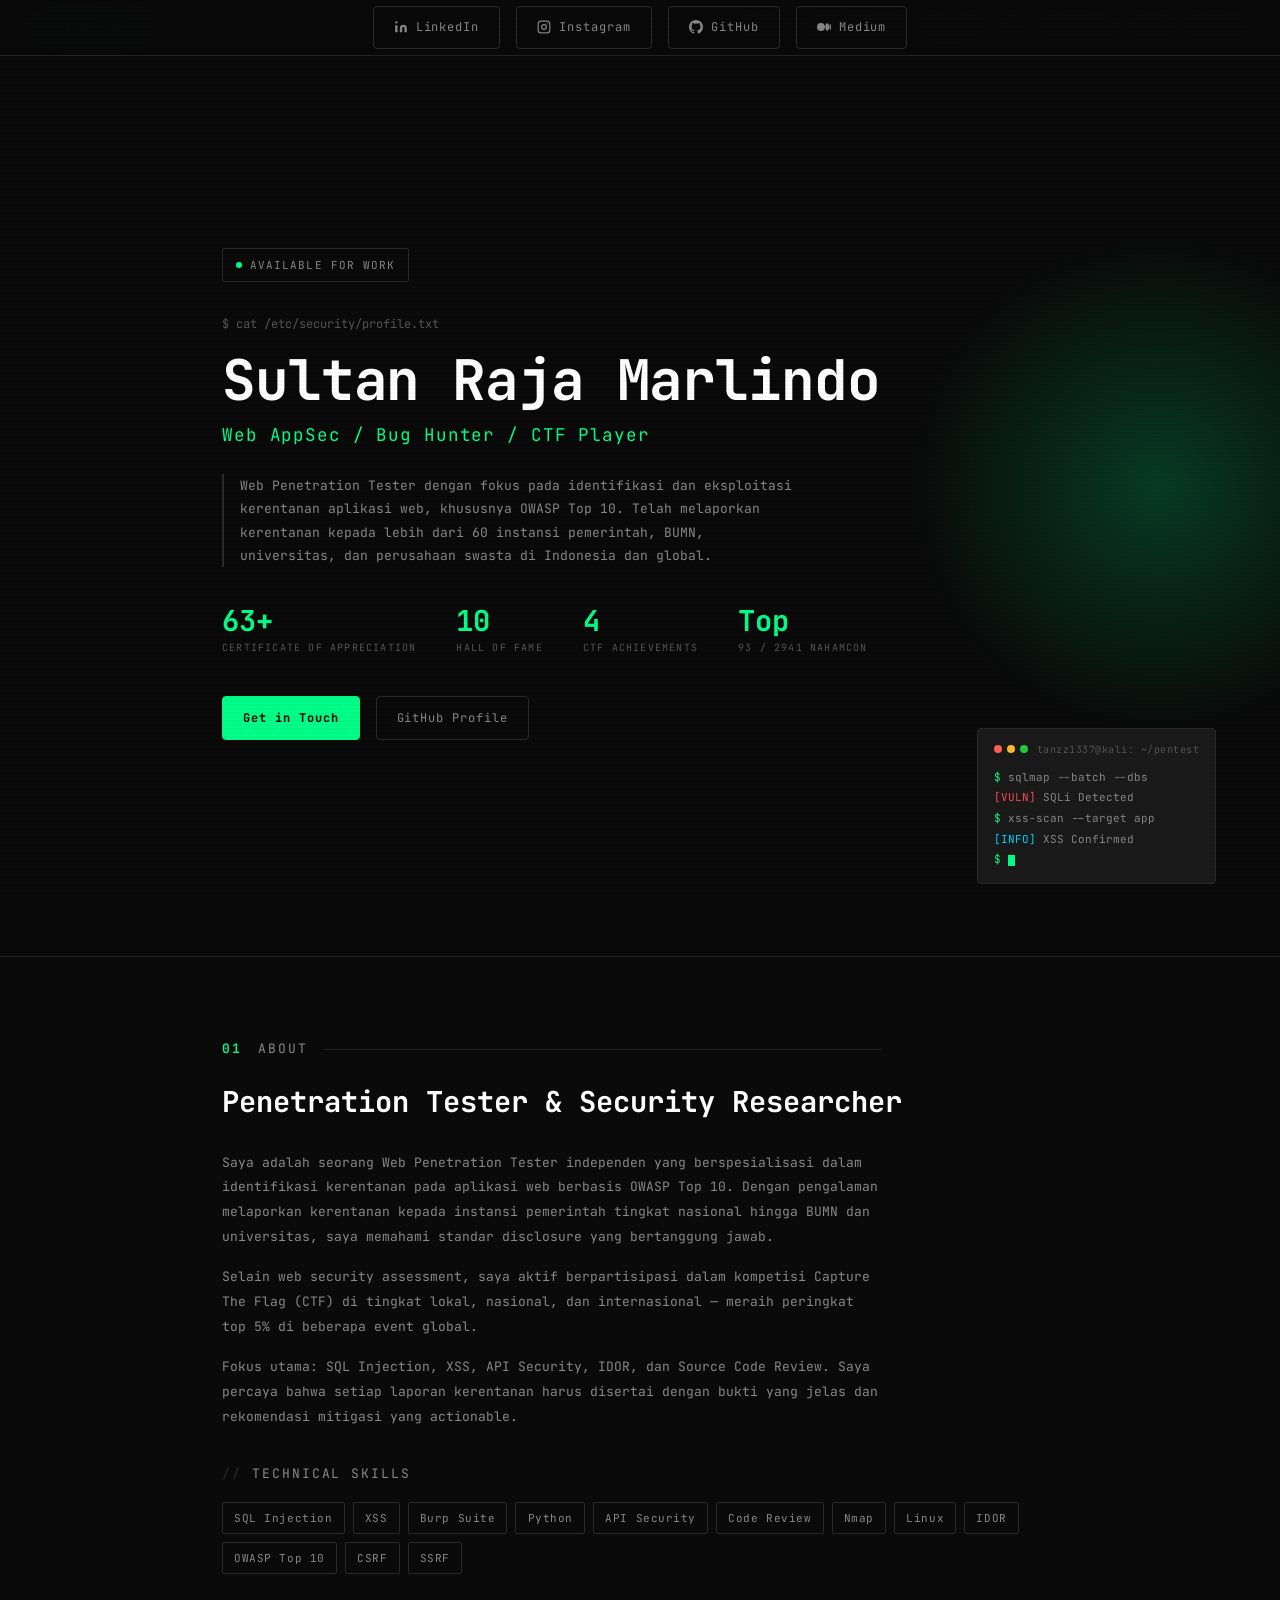
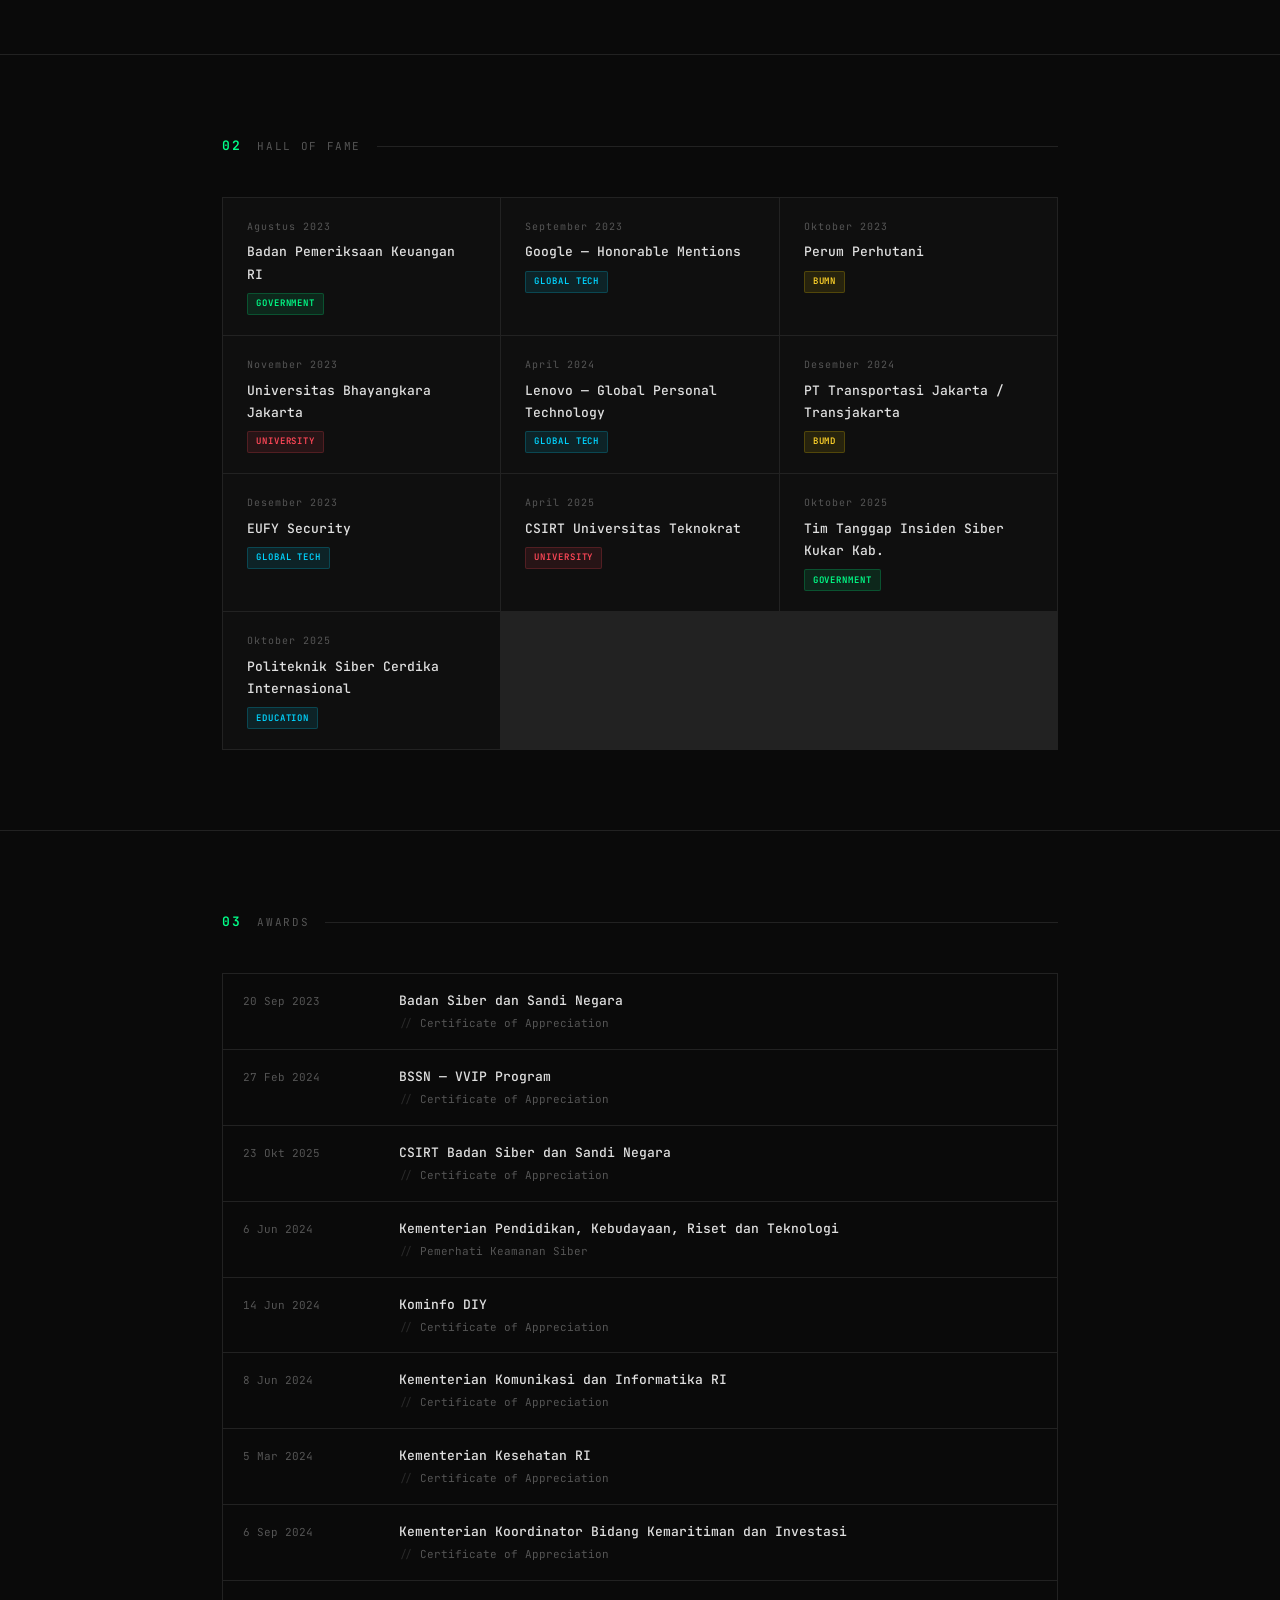
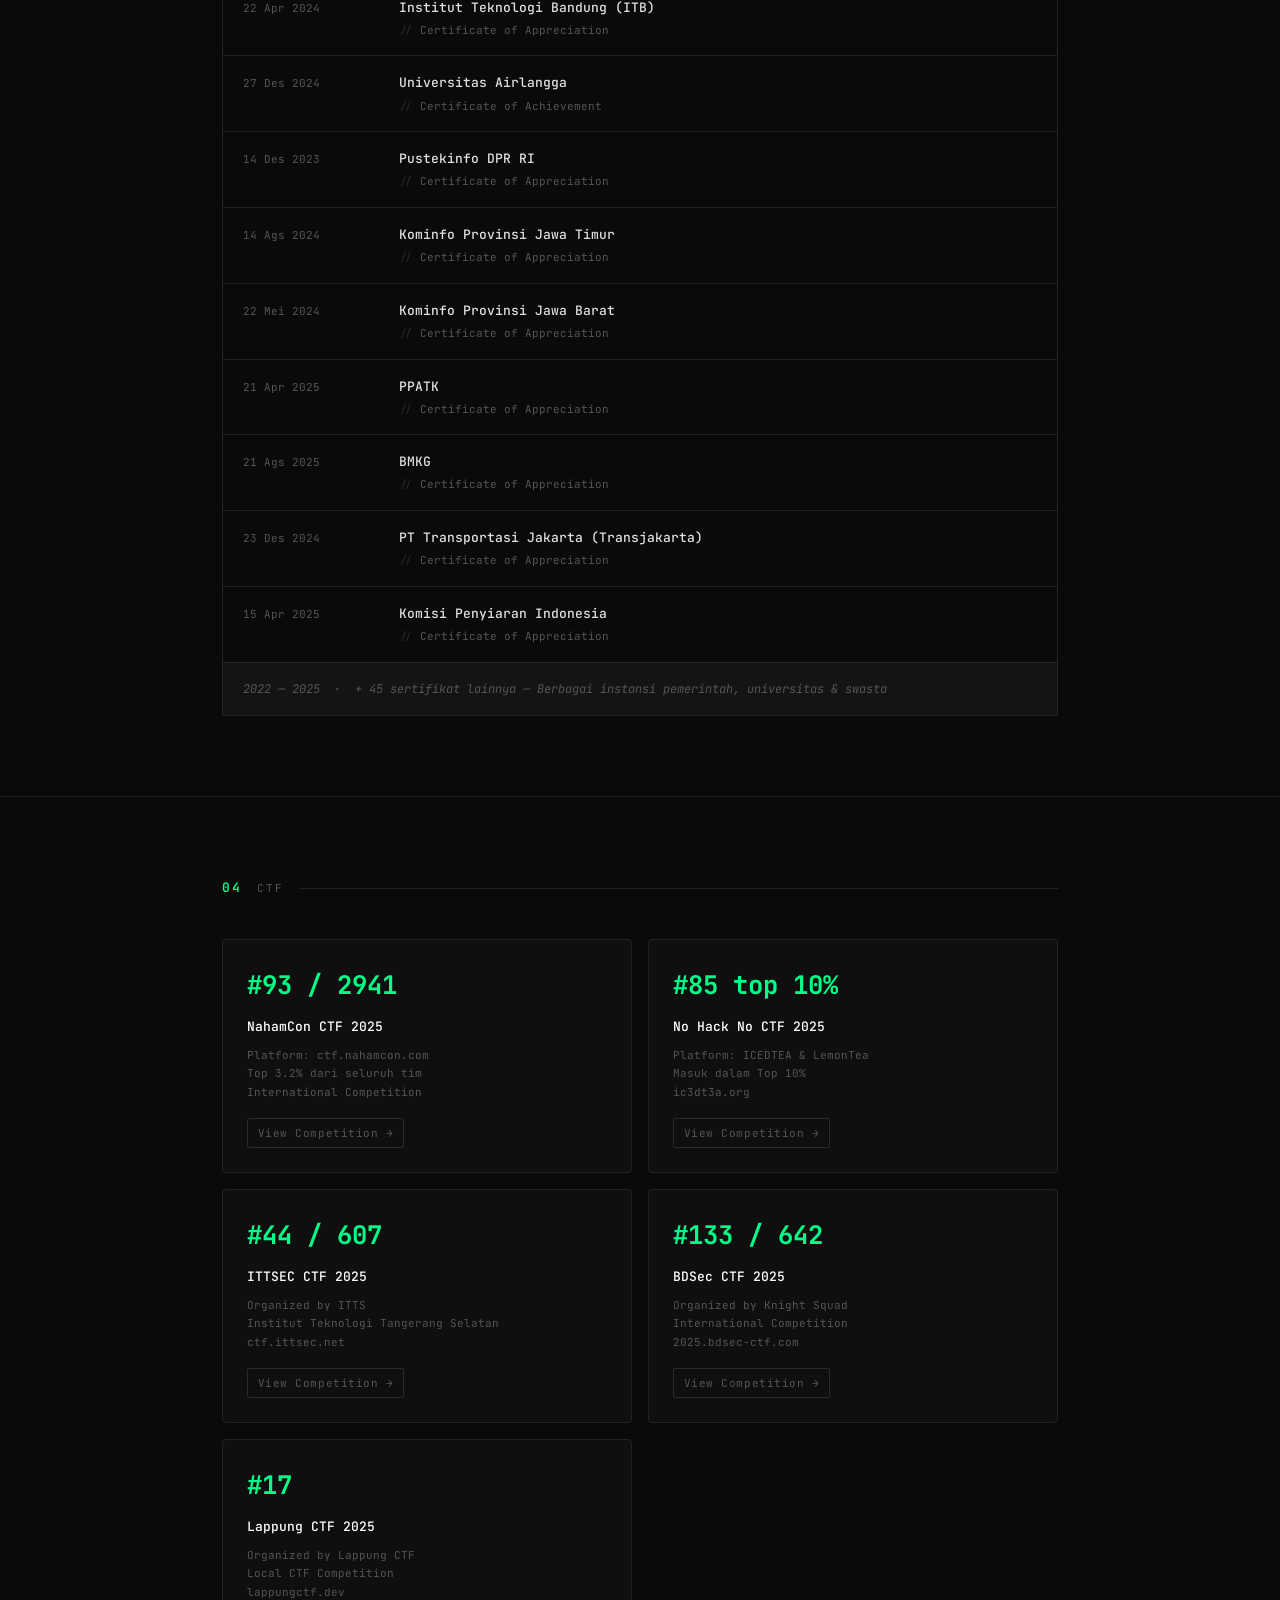
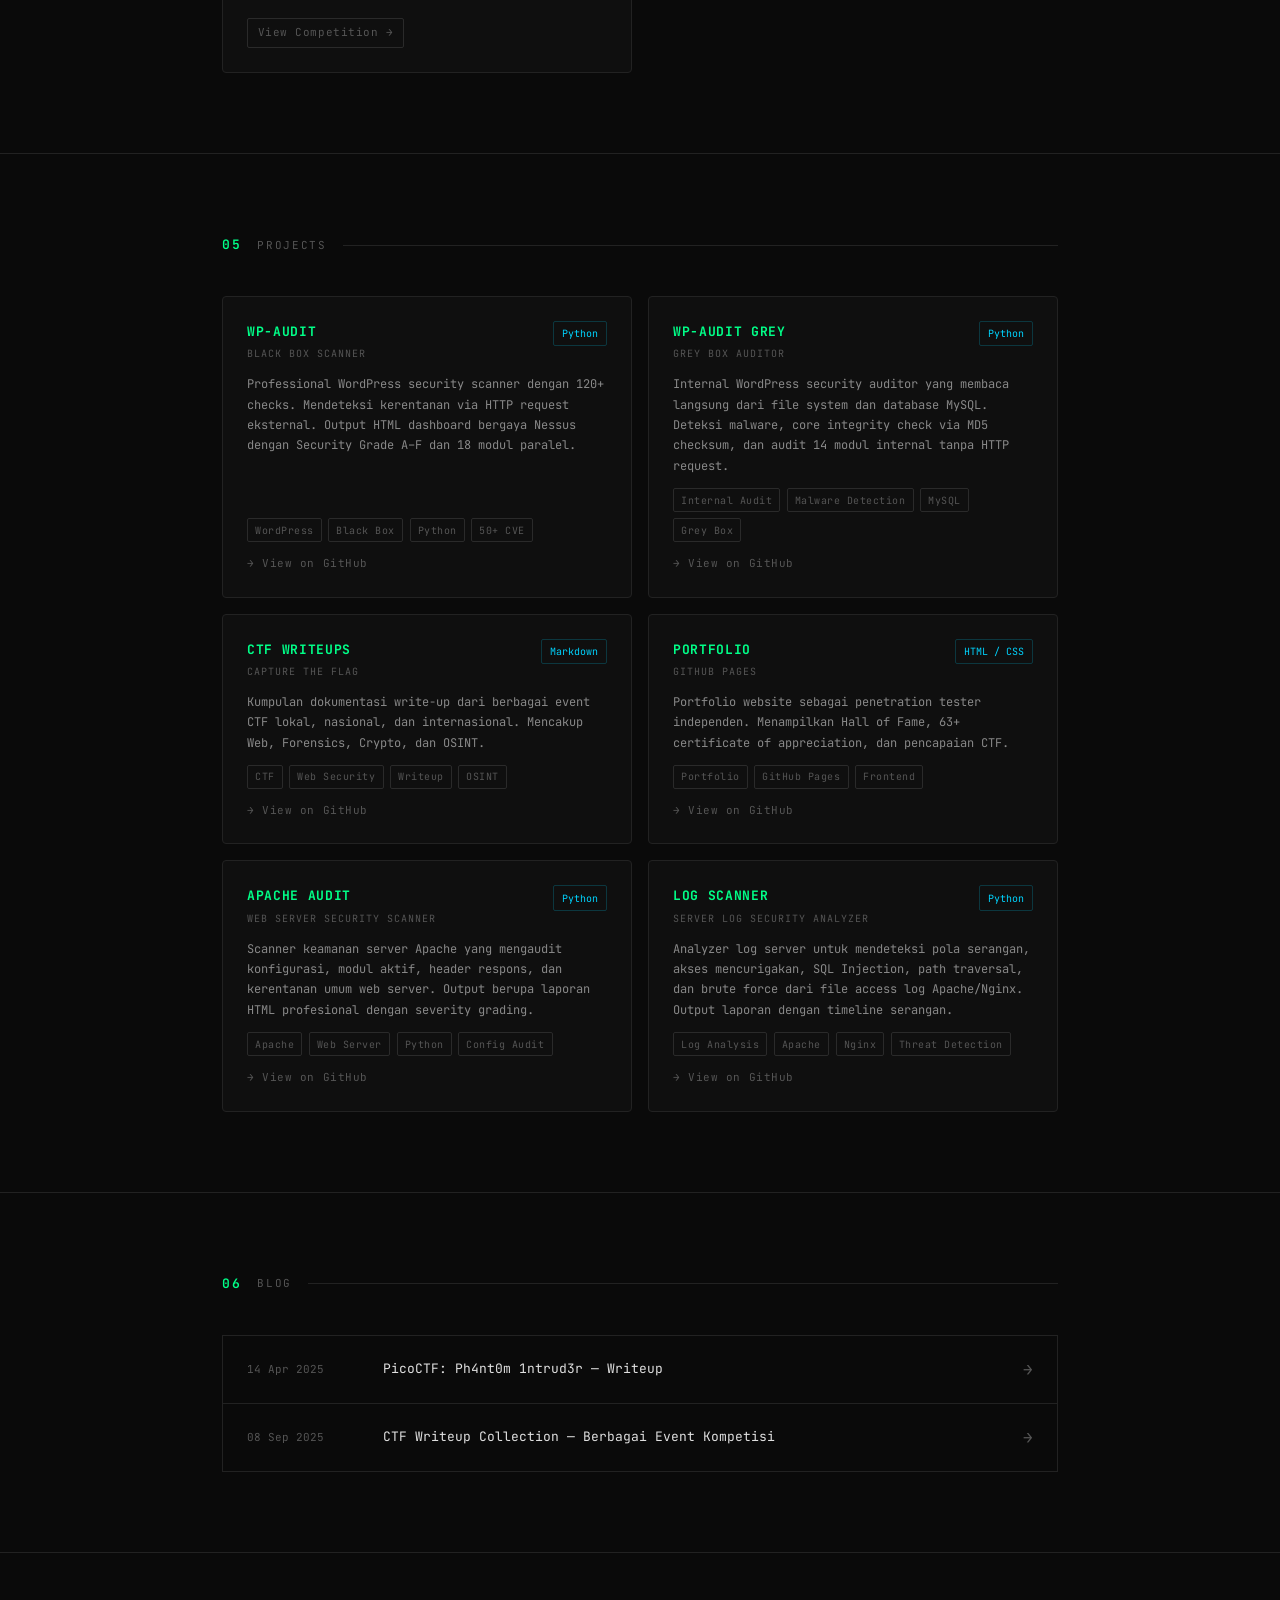
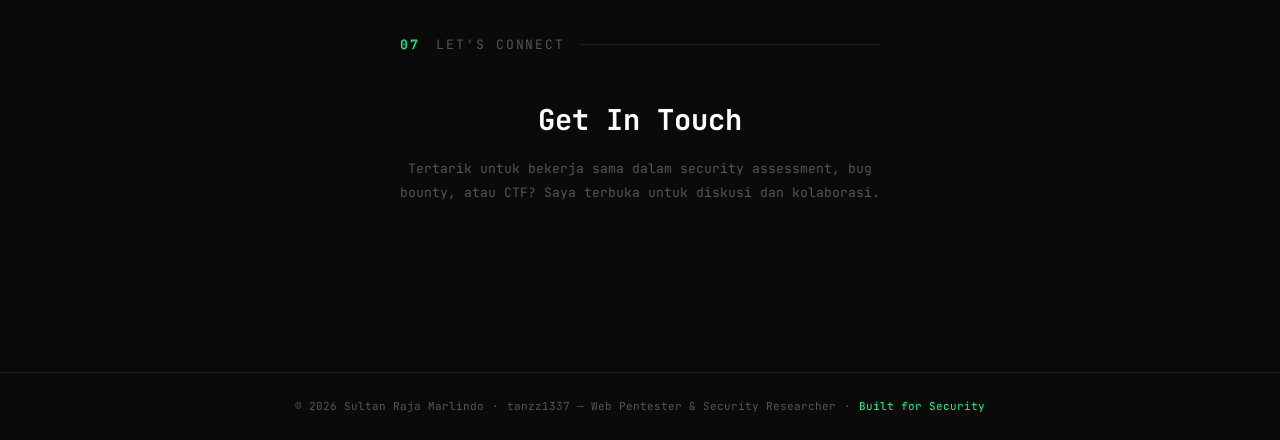
<file: index2.html>
<!DOCTYPE html>
<html lang="id">
<head>
  <meta charset="UTF-8" />
  <meta name="viewport" content="width=device-width, initial-scale=1.0" />
  <meta name="description" content="Sultan Raja Marlindo — Web Penetration Tester & Security Researcher. Melaporkan kerentanan kepada 60+ instansi di Indonesia dan global." />
  <meta name="keywords" content="penetration tester, bug hunter, web security, CTF, OWASP, Indonesia" />
  <meta property="og:title" content="Sultan Raja Marlindo — Penetration Tester" />
  <meta property="og:description" content="Web AppSec / Bug Hunter / CTF Player" />
  <meta property="og:url" content="https://tanzz1337.github.io" />
  <title>Sultan Raja Marlindo — Penetration Tester</title>

  <link rel="preconnect" href="https://fonts.googleapis.com" />
  <link rel="preconnect" href="https://fonts.gstatic.com" crossorigin />
  <link href="https://fonts.googleapis.com/css2?family=JetBrains+Mono:ital,wght@0,300;0,400;0,500;0,600;0,700;1,400&family=Space+Mono:ital,wght@0,400;0,700;1,400&display=swap" rel="stylesheet" />

  <style>
    /* ─── RESET & BASE ─────────────────────────────────────── */
    *, *::before, *::after { box-sizing: border-box; margin: 0; padding: 0; }

    :root {
      --bg:        #0a0a0a;
      --bg2:       #0f0f0f;
      --bg3:       #141414;
      --surface:   #1a1a1a;
      --border:    #222;
      --border2:   #2a2a2a;
      --green:     #00ff88;
      --green-dim: #00cc6a;
      --green-glow:#00ff8833;
      --cyan:      #00d4ff;
      --red:       #ff4757;
      --yellow:    #ffd32a;
      --text:      #e0e0e0;
      --text-dim:  #888;
      --text-muted:#555;
      --font-mono: 'JetBrains Mono', 'Space Mono', monospace;
      --radius:    4px;
      --transition: 0.2s ease;
    }

    html { scroll-behavior: smooth; }

    body {
      background: var(--bg);
      color: var(--text);
      font-family: var(--font-mono);
      font-size: 14px;
      line-height: 1.7;
      overflow-x: hidden;
    }

    /* scanline overlay */
    body::before {
      content: '';
      position: fixed;
      inset: 0;
      background: repeating-linear-gradient(
        0deg,
        transparent,
        transparent 2px,
        rgba(0,0,0,0.03) 2px,
        rgba(0,0,0,0.03) 4px
      );
      pointer-events: none;
      z-index: 9999;
    }

    a { color: var(--green); text-decoration: none; transition: color var(--transition); }
    a:hover { color: var(--cyan); }
    a:focus-visible {
      outline: 2px solid var(--green);
      outline-offset: 3px;
      border-radius: 2px;
    }

    /* ─── SCROLLBAR ────────────────────────────────────────── */
    ::-webkit-scrollbar { width: 6px; }
    ::-webkit-scrollbar-track { background: var(--bg2); }
    ::-webkit-scrollbar-thumb { background: var(--border2); border-radius: 3px; }
    ::-webkit-scrollbar-thumb:hover { background: var(--green-dim); }

    /* ─── NAV ──────────────────────────────────────────────── */
    nav {
      position: fixed;
      top: 0; left: 0; right: 0;
      z-index: 1000;
      background: rgba(10,10,10,0.92);
      backdrop-filter: blur(12px);
      -webkit-backdrop-filter: blur(12px);
      border-bottom: 1px solid var(--border);
      padding: 0 2rem;
      height: 56px;
      display: flex;
      align-items: center;
      justify-content: space-between;
    }

    .nav-logo {
      color: var(--green);
      font-weight: 700;
      font-size: 15px;
      letter-spacing: 0.05em;
    }
    .nav-logo::before { content: '$ '; color: var(--text-muted); }

    .nav-links {
      display: flex;
      gap: 1.5rem;
      list-style: none;
    }

    .nav-links a {
      color: var(--text-dim);
      font-size: 12px;
      letter-spacing: 0.08em;
      text-transform: uppercase;
      transition: color var(--transition);
    }
    .nav-links a:hover { color: var(--green); }

    /* hamburger */
    .nav-toggle {
      display: none;
      flex-direction: column;
      gap: 5px;
      cursor: pointer;
      background: none;
      border: none;
      padding: 4px;
    }
    .nav-toggle span {
      display: block;
      width: 22px;
      height: 2px;
      background: var(--text-dim);
      transition: all var(--transition);
    }
    .nav-toggle.open span:nth-child(1) { transform: translateY(7px) rotate(45deg); }
    .nav-toggle.open span:nth-child(2) { opacity: 0; }
    .nav-toggle.open span:nth-child(3) { transform: translateY(-7px) rotate(-45deg); }

    @media (max-width: 768px) {
      .nav-toggle { display: flex; }
      .nav-links {
        position: fixed;
        top: 56px; left: 0; right: 0;
        background: rgba(10,10,10,0.98);
        border-bottom: 1px solid var(--border);
        flex-direction: column;
        gap: 0;
        padding: 1rem 0;
        transform: translateY(-110%);
        transition: transform 0.3s ease;
      }
      .nav-links.open { transform: translateY(0); }
      .nav-links li { padding: 0; }
      .nav-links a {
        display: block;
        padding: 0.75rem 2rem;
        font-size: 13px;
      }
    }

    /* ─── LAYOUT ───────────────────────────────────────────── */
    main { padding-top: 56px; }

    section {
      max-width: 900px;
      margin: 0 auto;
      padding: 5rem 2rem;
    }

    .section-label {
      font-size: 11px;
      color: var(--text-muted);
      letter-spacing: 0.15em;
      text-transform: uppercase;
      margin-bottom: 2.5rem;
      display: flex;
      align-items: center;
      gap: 1rem;
    }
    .section-label::before {
      content: attr(data-num);
      color: var(--green);
      font-size: 13px;
      font-weight: 600;
    }
    .section-label::after {
      content: '';
      flex: 1;
      height: 1px;
      background: var(--border);
    }

    /* ─── HERO ─────────────────────────────────────────────── */
    #hero {
      min-height: 100vh;
      display: flex;
      align-items: center;
      padding-top: 56px;
      position: relative;
      overflow: hidden;
      max-width: 100%;
    }

    #hero::before {
      content: '';
      position: absolute;
      top: 20%;
      right: -10%;
      width: 500px;
      height: 500px;
      background: radial-gradient(circle, var(--green-glow) 0%, transparent 70%);
      pointer-events: none;
      animation: pulse-glow 4s ease-in-out infinite;
    }

    @keyframes pulse-glow {
      0%, 100% { opacity: 0.5; transform: scale(1); }
      50%       { opacity: 0.8; transform: scale(1.05); }
    }

    .hero-inner {
      max-width: 900px;
      margin: 0 auto;
      padding: 0 2rem;
      width: 100%;
    }

    .hero-status {
      display: inline-flex;
      align-items: center;
      gap: 0.5rem;
      font-size: 11px;
      color: var(--text-dim);
      letter-spacing: 0.1em;
      text-transform: uppercase;
      margin-bottom: 2rem;
      border: 1px solid var(--border2);
      padding: 0.4rem 0.8rem;
      border-radius: 2px;
    }
    .hero-status .dot {
      width: 6px;
      height: 6px;
      border-radius: 50%;
      background: var(--green);
      animation: blink 1.5s ease-in-out infinite;
    }
    @keyframes blink { 0%, 100% { opacity: 1; } 50% { opacity: 0.3; } }

    .hero-prompt {
      font-size: 12px;
      color: var(--text-muted);
      margin-bottom: 1rem;
    }
    .hero-prompt::before { content: '$ cat /etc/security/profile.txt'; }

    .hero-name {
      font-size: clamp(2rem, 6vw, 3.5rem);
      font-weight: 700;
      color: #fff;
      line-height: 1.1;
      margin-bottom: 0.5rem;
      letter-spacing: -0.02em;
    }

    .hero-role {
      font-size: clamp(0.9rem, 2vw, 1.1rem);
      color: var(--green);
      margin-bottom: 1.5rem;
      letter-spacing: 0.05em;
    }

    .hero-bio {
      font-size: 13px;
      color: var(--text-dim);
      max-width: 580px;
      line-height: 1.8;
      margin-bottom: 2.5rem;
      border-left: 2px solid var(--border2);
      padding-left: 1rem;
    }

    .hero-stats {
      display: flex;
      gap: 2.5rem;
      margin-bottom: 2.5rem;
      flex-wrap: wrap;
    }
    .stat {
      display: flex;
      flex-direction: column;
      gap: 0.2rem;
    }
    .stat-value {
      font-size: 1.8rem;
      font-weight: 700;
      color: var(--green);
      line-height: 1;
    }
    .stat-label {
      font-size: 10px;
      color: var(--text-muted);
      letter-spacing: 0.12em;
      text-transform: uppercase;
    }

    .hero-cta {
      display: flex;
      gap: 1rem;
      flex-wrap: wrap;
    }

    .btn {
      display: inline-flex;
      align-items: center;
      gap: 0.5rem;
      padding: 0.65rem 1.25rem;
      font-family: var(--font-mono);
      font-size: 12px;
      letter-spacing: 0.08em;
      border-radius: var(--radius);
      cursor: pointer;
      transition: all var(--transition);
      white-space: nowrap;
    }
    .btn-primary {
      background: var(--green);
      color: #000;
      font-weight: 700;
      border: 1px solid var(--green);
    }
    .btn-primary:hover {
      background: var(--cyan);
      border-color: var(--cyan);
      color: #000;
      transform: translateY(-1px);
      box-shadow: 0 4px 20px rgba(0,212,255,0.3);
    }
    .btn-outline {
      background: transparent;
      color: var(--text-dim);
      border: 1px solid var(--border2);
    }
    .btn-outline:hover {
      border-color: var(--green);
      color: var(--green);
      transform: translateY(-1px);
    }

    /* floating terminal badge */
    .hero-terminal {
      position: absolute;
      bottom: 8%;
      right: 5%;
      background: var(--surface);
      border: 1px solid var(--border2);
      border-radius: var(--radius);
      padding: 0.75rem 1rem;
      font-size: 11px;
      color: var(--text-dim);
      min-width: 200px;
      animation: float 3s ease-in-out infinite;
    }
    @keyframes float {
      0%, 100% { transform: translateY(0); }
      50%       { transform: translateY(-6px); }
    }
    .hero-terminal .t-header {
      display: flex;
      gap: 5px;
      margin-bottom: 0.6rem;
      align-items: center;
    }
    .hero-terminal .t-dot {
      width: 8px; height: 8px;
      border-radius: 50%;
    }
    .t-red    { background: #ff5f57; }
    .t-yellow { background: #febc2e; }
    .t-green  { background: #28c840; }
    .t-title  { font-size: 10px; color: var(--text-muted); margin-left: 4px; letter-spacing: 0.05em; }
    .t-line   { margin-bottom: 2px; }
    .t-line .green { color: var(--green); }
    .t-line .red   { color: var(--red); }
    .t-line .cyan  { color: var(--cyan); }
    .cursor {
      display: inline-block;
      width: 7px; height: 1em;
      background: var(--green);
      vertical-align: text-bottom;
      animation: cursor-blink 1s step-end infinite;
    }
    @keyframes cursor-blink { 0%, 100% { opacity: 1; } 50% { opacity: 0; } }

    @media (max-width: 600px) {
      .hero-terminal { display: none; }
      #hero::before { display: none; }
    }

    /* ─── ABOUT ────────────────────────────────────────────── */
    #about h2 {
      font-size: clamp(1.4rem, 3vw, 1.8rem);
      font-weight: 700;
      color: #fff;
      margin-bottom: 1.5rem;
    }

    #about p {
      color: var(--text-dim);
      font-size: 13px;
      line-height: 1.9;
      margin-bottom: 1rem;
      max-width: 660px;
    }

    .skills-label {
      font-size: 10px;
      color: var(--text-muted);
      letter-spacing: 0.15em;
      text-transform: uppercase;
      margin: 2rem 0 1rem;
    }
    .skills-label::before { content: '// '; color: var(--border2); }

    .skills-grid {
      display: flex;
      flex-wrap: wrap;
      gap: 0.5rem;
    }

    .skill-tag {
      padding: 0.35rem 0.7rem;
      border: 1px solid var(--border2);
      border-radius: 2px;
      font-size: 11px;
      color: var(--text-dim);
      letter-spacing: 0.05em;
      transition: all var(--transition);
      cursor: default;
    }
    .skill-tag:hover {
      border-color: var(--green);
      color: var(--green);
      background: var(--green-glow);
    }

    /* ─── HALL OF FAME ─────────────────────────────────────── */
    .hof-grid {
      display: grid;
      grid-template-columns: repeat(auto-fill, minmax(260px, 1fr));
      gap: 1px;
      background: var(--border);
      border: 1px solid var(--border);
    }

    .hof-item {
      background: var(--bg2);
      padding: 1.25rem 1.5rem;
      transition: background var(--transition);
      position: relative;
    }
    .hof-item:hover { background: var(--surface); }
    .hof-item::before {
      content: '';
      position: absolute;
      left: 0; top: 0; bottom: 0;
      width: 2px;
      background: transparent;
      transition: background var(--transition);
    }
    .hof-item:hover::before { background: var(--green); }

    .hof-date {
      font-size: 10px;
      color: var(--text-muted);
      letter-spacing: 0.1em;
      margin-bottom: 0.4rem;
    }
    .hof-org {
      font-size: 13px;
      color: var(--text);
      font-weight: 500;
      margin-bottom: 0.3rem;
    }
    .hof-badge {
      display: inline-block;
      font-size: 9px;
      padding: 0.15rem 0.5rem;
      border-radius: 2px;
      letter-spacing: 0.1em;
      text-transform: uppercase;
      font-weight: 600;
    }
    .badge-gov      { background: rgba(0,255,136,0.1); color: var(--green); border: 1px solid rgba(0,255,136,0.2); }
    .badge-tech     { background: rgba(0,212,255,0.1); color: var(--cyan);  border: 1px solid rgba(0,212,255,0.2); }
    .badge-bumn     { background: rgba(255,215,0,0.1); color: var(--yellow);border: 1px solid rgba(255,215,0,0.2); }
    .badge-uni      { background: rgba(255,71,87,0.1); color: var(--red);   border: 1px solid rgba(255,71,87,0.2); }
    .badge-bumd     { background: rgba(255,215,0,0.1); color: var(--yellow);border: 1px solid rgba(255,215,0,0.2); }
    .badge-edu      { background: rgba(0,212,255,0.1); color: var(--cyan);  border: 1px solid rgba(0,212,255,0.2); }

    /* ─── AWARDS ───────────────────────────────────────────── */
    .awards-list {
      display: flex;
      flex-direction: column;
      gap: 0;
      border: 1px solid var(--border);
    }

    .award-item {
      display: grid;
      grid-template-columns: 140px 1fr;
      gap: 1rem;
      padding: 1rem 1.25rem;
      border-bottom: 1px solid var(--border);
      transition: background var(--transition);
      align-items: start;
    }
    .award-item:last-child { border-bottom: none; }
    .award-item:hover { background: var(--surface); }

    .award-date {
      font-size: 11px;
      color: var(--text-muted);
      padding-top: 2px;
      white-space: nowrap;
    }
    .award-org {
      font-size: 13px;
      color: var(--text);
      font-weight: 500;
    }
    .award-type {
      font-size: 11px;
      color: var(--text-muted);
      margin-top: 2px;
    }
    .award-type::before { content: '// '; color: var(--border2); }

    .awards-more {
      padding: 1rem 1.25rem;
      color: var(--text-muted);
      font-size: 12px;
      font-style: italic;
      background: var(--bg3);
    }

    @media (max-width: 500px) {
      .award-item { grid-template-columns: 1fr; gap: 0.25rem; }
    }

    /* ─── CTF ──────────────────────────────────────────────── */
    .ctf-grid {
      display: grid;
      grid-template-columns: repeat(auto-fill, minmax(280px, 1fr));
      gap: 1rem;
    }

    .ctf-card {
      background: var(--bg2);
      border: 1px solid var(--border);
      border-radius: var(--radius);
      padding: 1.5rem;
      transition: all var(--transition);
      position: relative;
      overflow: hidden;
    }
    .ctf-card::before {
      content: '';
      position: absolute;
      top: 0; left: 0; right: 0;
      height: 2px;
      background: linear-gradient(90deg, var(--green), transparent);
      opacity: 0;
      transition: opacity var(--transition);
    }
    .ctf-card:hover {
      border-color: var(--border2);
      transform: translateY(-2px);
      box-shadow: 0 8px 30px rgba(0,0,0,0.4);
    }
    .ctf-card:hover::before { opacity: 1; }

    .ctf-rank {
      font-size: 1.6rem;
      font-weight: 700;
      color: var(--green);
      margin-bottom: 0.5rem;
    }
    .ctf-event {
      font-size: 13px;
      color: #fff;
      font-weight: 500;
      margin-bottom: 0.5rem;
    }
    .ctf-meta {
      font-size: 11px;
      color: var(--text-muted);
      line-height: 1.7;
      margin-bottom: 1rem;
    }
    .ctf-link {
      font-size: 11px;
      color: var(--text-muted);
      letter-spacing: 0.05em;
      border: 1px solid var(--border2);
      padding: 0.3rem 0.6rem;
      border-radius: 2px;
      transition: all var(--transition);
      display: inline-block;
    }
    .ctf-link:hover {
      border-color: var(--green);
      color: var(--green);
    }

    /* ─── PROJECTS ─────────────────────────────────────────── */
    .projects-grid {
      display: grid;
      grid-template-columns: repeat(auto-fill, minmax(280px, 1fr));
      gap: 1rem;
    }

    .project-card {
      background: var(--bg2);
      border: 1px solid var(--border);
      border-radius: var(--radius);
      padding: 1.5rem;
      display: flex;
      flex-direction: column;
      gap: 0.75rem;
      transition: all var(--transition);
    }
    .project-card:hover {
      border-color: var(--border2);
      transform: translateY(-2px);
      box-shadow: 0 8px 30px rgba(0,0,0,0.4);
    }

    .project-header {
      display: flex;
      align-items: flex-start;
      justify-content: space-between;
      gap: 1rem;
    }
    .project-icon {
      font-size: 1.2rem;
      opacity: 0.7;
    }
    .project-name {
      font-size: 13px;
      font-weight: 700;
      color: var(--green);
      letter-spacing: 0.05em;
      text-transform: uppercase;
    }
    .project-subtitle {
      font-size: 10px;
      color: var(--text-muted);
      letter-spacing: 0.1em;
      text-transform: uppercase;
      margin-top: 2px;
    }
    .project-lang {
      font-size: 10px;
      color: var(--cyan);
      border: 1px solid rgba(0,212,255,0.2);
      padding: 0.2rem 0.5rem;
      border-radius: 2px;
      white-space: nowrap;
      flex-shrink: 0;
    }
    .project-desc {
      font-size: 12px;
      color: var(--text-dim);
      line-height: 1.7;
      flex: 1;
    }
    .project-tags {
      display: flex;
      flex-wrap: wrap;
      gap: 0.4rem;
    }
    .project-tag {
      font-size: 10px;
      color: var(--text-muted);
      border: 1px solid var(--border2);
      padding: 0.15rem 0.45rem;
      border-radius: 2px;
      letter-spacing: 0.05em;
    }
    .project-link {
      font-size: 11px;
      color: var(--text-muted);
      letter-spacing: 0.05em;
      transition: color var(--transition);
      margin-top: auto;
    }
    .project-link:hover { color: var(--green); }
    .project-link::before { content: '→ '; }

    /* ─── BLOG ─────────────────────────────────────────────── */
    .blog-list {
      display: flex;
      flex-direction: column;
      gap: 0;
      border: 1px solid var(--border);
    }

    .blog-item {
      display: grid;
      grid-template-columns: 120px 1fr auto;
      gap: 1rem;
      padding: 1.25rem 1.5rem;
      border-bottom: 1px solid var(--border);
      align-items: center;
      transition: background var(--transition);
      text-decoration: none;
    }
    .blog-item:last-child { border-bottom: none; }
    .blog-item:hover { background: var(--surface); }
    .blog-date {
      font-size: 11px;
      color: var(--text-muted);
    }
    .blog-title {
      font-size: 13px;
      color: var(--text);
      transition: color var(--transition);
    }
    .blog-item:hover .blog-title { color: var(--green); }
    .blog-arrow {
      color: var(--text-muted);
      font-size: 16px;
      transition: transform var(--transition), color var(--transition);
    }
    .blog-item:hover .blog-arrow {
      transform: translateX(4px);
      color: var(--green);
    }

    @media (max-width: 500px) {
      .blog-item { grid-template-columns: 1fr auto; }
      .blog-date { display: none; }
    }

    /* ─── CONTACT ──────────────────────────────────────────── */
    #contact {
      text-align: center;
      padding-bottom: 8rem;
    }
    #contact h2 {
      font-size: clamp(1.4rem, 3vw, 1.8rem);
      color: #fff;
      margin-bottom: 0.75rem;
    }
    #contact p {
      font-size: 13px;
      color: var(--text-muted);
      max-width: 480px;
      margin: 0 auto 2.5rem;
      line-height: 1.8;
    }

    .social-links {
      display: flex;
      justify-content: center;
      gap: 1rem;
      flex-wrap: wrap;
    }

    .social-link {
      display: inline-flex;
      align-items: center;
      gap: 0.5rem;
      padding: 0.65rem 1.25rem;
      border: 1px solid var(--border2);
      border-radius: var(--radius);
      color: var(--text-dim);
      font-size: 12px;
      letter-spacing: 0.08em;
      transition: all var(--transition);
    }
    .social-link:hover {
      border-color: var(--green);
      color: var(--green);
      transform: translateY(-2px);
    }

    /* ─── FOOTER ───────────────────────────────────────────── */
    footer {
      border-top: 1px solid var(--border);
      padding: 1.5rem 2rem;
      text-align: center;
      font-size: 11px;
      color: var(--text-muted);
      display: flex;
      align-items: center;
      justify-content: center;
      gap: 0.5rem;
      flex-wrap: wrap;
    }
    footer span { color: var(--text-muted); }

    /* ─── DIVIDER ──────────────────────────────────────────── */
    .divider {
      border: none;
      border-top: 1px solid var(--border);
      margin: 0;
    }

    /* ─── FADE IN ANIMATION ────────────────────────────────── */
    .fade-in {
      opacity: 0;
      transform: translateY(16px);
      transition: opacity 0.5s ease, transform 0.5s ease;
    }
    .fade-in.visible {
      opacity: 1;
      transform: none;
    }
  </style>
</head>

<body>
  <!-- ── NAV ── -->
  <nav role="navigation" aria-label="Main navigation">
    <div class="nav-logo">tanzz1337</div>
    <button class="nav-toggle" aria-label="Toggle menu" aria-expanded="false">
      <span></span><span></span><span></span>
    </button>
    <ul class="nav-links" role="list">
      <li><a href="#about">About</a></li>
      <li><a href="#hof">Hall of Fame</a></li>
      <li><a href="#awards">Awards</a></li>
      <li><a href="#ctf">CTF</a></li>
      <li><a href="#projects">Projects</a></li>
      <li><a href="#blog">Blog</a></li>
      <li><a href="#contact">Contact</a></li>
    </ul>
  </nav>

  <main>
    <!-- ── HERO ── -->
    <section id="hero" aria-label="Hero">
      <div class="hero-inner">
        <div class="hero-status">
          <span class="dot" aria-hidden="true"></span>
          Available for work
        </div>

        <div class="hero-prompt" aria-hidden="true"></div>

        <h1 class="hero-name">Sultan Raja Marlindo</h1>
        <p class="hero-role">Web AppSec / Bug Hunter / CTF Player</p>

        <p class="hero-bio">
          Web Penetration Tester dengan fokus pada identifikasi dan eksploitasi kerentanan aplikasi web,
          khususnya OWASP Top 10. Telah melaporkan kerentanan kepada lebih dari 60 instansi pemerintah,
          BUMN, universitas, dan perusahaan swasta di Indonesia dan global.
        </p>

        <div class="hero-stats" aria-label="Statistics">
          <div class="stat">
            <span class="stat-value">63+</span>
            <span class="stat-label">Certificate of Appreciation</span>
          </div>
          <div class="stat">
            <span class="stat-value">10</span>
            <span class="stat-label">Hall of Fame</span>
          </div>
          <div class="stat">
            <span class="stat-value">4</span>
            <span class="stat-label">CTF Achievements</span>
          </div>
          <div class="stat">
            <span class="stat-value">Top</span>
            <span class="stat-label">93 / 2941 NahamCon</span>
          </div>
        </div>

        <div class="hero-cta">
          <a href="#contact" class="btn btn-primary">Get in Touch</a>
          <a href="https://github.com/tanzz1337" target="_blank" rel="noopener noreferrer" class="btn btn-outline">GitHub Profile</a>
        </div>
      </div>

      <!-- floating terminal -->
      <div class="hero-terminal" aria-hidden="true">
        <div class="t-header">
          <span class="t-dot t-red"></span>
          <span class="t-dot t-yellow"></span>
          <span class="t-dot t-green"></span>
          <span class="t-title">tanzz1337@kali: ~/pentest</span>
        </div>
        <div class="t-line"><span class="green">$</span> sqlmap --batch --dbs</div>
        <div class="t-line"><span class="red">[VULN]</span> SQLi Detected</div>
        <div class="t-line"><span class="green">$</span> xss-scan --target app</div>
        <div class="t-line"><span class="cyan">[INFO]</span> XSS Confirmed</div>
        <div class="t-line"><span class="green">$</span> <span class="cursor"></span></div>
      </div>
    </section>

    <hr class="divider" />

    <!-- ── ABOUT ── -->
    <section id="about" class="fade-in">
      <p class="section-label" data-num="01">About</p>
      <h2>Penetration Tester &amp; Security Researcher</h2>

      <p>
        Saya adalah seorang Web Penetration Tester independen yang berspesialisasi dalam
        identifikasi kerentanan pada aplikasi web berbasis OWASP Top 10. Dengan pengalaman
        melaporkan kerentanan kepada instansi pemerintah tingkat nasional hingga BUMN dan
        universitas, saya memahami standar disclosure yang bertanggung jawab.
      </p>
      <p>
        Selain web security assessment, saya aktif berpartisipasi dalam kompetisi
        Capture The Flag (CTF) di tingkat lokal, nasional, dan internasional —
        meraih peringkat top 5% di beberapa event global.
      </p>
      <p>
        Fokus utama: SQL Injection, XSS, API Security, IDOR, dan Source Code Review.
        Saya percaya bahwa setiap laporan kerentanan harus disertai dengan bukti yang
        jelas dan rekomendasi mitigasi yang actionable.
      </p>

      <p class="skills-label">Technical Skills</p>
      <div class="skills-grid" role="list" aria-label="Technical skills">
        <span class="skill-tag" role="listitem">SQL Injection</span>
        <span class="skill-tag" role="listitem">XSS</span>
        <span class="skill-tag" role="listitem">Burp Suite</span>
        <span class="skill-tag" role="listitem">Python</span>
        <span class="skill-tag" role="listitem">API Security</span>
        <span class="skill-tag" role="listitem">Code Review</span>
        <span class="skill-tag" role="listitem">Nmap</span>
        <span class="skill-tag" role="listitem">Linux</span>
        <span class="skill-tag" role="listitem">IDOR</span>
        <span class="skill-tag" role="listitem">OWASP Top 10</span>
        <span class="skill-tag" role="listitem">CSRF</span>
        <span class="skill-tag" role="listitem">SSRF</span>
      </div>
    </section>

    <hr class="divider" />

    <!-- ── HALL OF FAME ── -->
    <section id="hof" class="fade-in">
      <p class="section-label" data-num="02">Hall of Fame</p>

      <div class="hof-grid" role="list" aria-label="Hall of Fame entries">
        <div class="hof-item" role="listitem">
          <div class="hof-date">Agustus 2023</div>
          <div class="hof-org">Badan Pemeriksaan Keuangan RI</div>
          <span class="hof-badge badge-gov">Government</span>
        </div>
        <div class="hof-item" role="listitem">
          <div class="hof-date">September 2023</div>
          <div class="hof-org">Google — Honorable Mentions</div>
          <span class="hof-badge badge-tech">Global Tech</span>
        </div>
        <div class="hof-item" role="listitem">
          <div class="hof-date">Oktober 2023</div>
          <div class="hof-org">Perum Perhutani</div>
          <span class="hof-badge badge-bumn">BUMN</span>
        </div>
        <div class="hof-item" role="listitem">
          <div class="hof-date">November 2023</div>
          <div class="hof-org">Universitas Bhayangkara Jakarta</div>
          <span class="hof-badge badge-uni">University</span>
        </div>
        <div class="hof-item" role="listitem">
          <div class="hof-date">April 2024</div>
          <div class="hof-org">Lenovo — Global Personal Technology</div>
          <span class="hof-badge badge-tech">Global Tech</span>
        </div>
        <div class="hof-item" role="listitem">
          <div class="hof-date">Desember 2024</div>
          <div class="hof-org">PT Transportasi Jakarta / Transjakarta</div>
          <span class="hof-badge badge-bumd">BUMD</span>
        </div>
        <div class="hof-item" role="listitem">
          <div class="hof-date">Desember 2023</div>
          <div class="hof-org">EUFY Security</div>
          <span class="hof-badge badge-tech">Global Tech</span>
        </div>
        <div class="hof-item" role="listitem">
          <div class="hof-date">April 2025</div>
          <div class="hof-org">CSIRT Universitas Teknokrat</div>
          <span class="hof-badge badge-uni">University</span>
        </div>
        <div class="hof-item" role="listitem">
          <div class="hof-date">Oktober 2025</div>
          <div class="hof-org">Tim Tanggap Insiden Siber Kukar Kab.</div>
          <span class="hof-badge badge-gov">Government</span>
        </div>
        <div class="hof-item" role="listitem">
          <div class="hof-date">Oktober 2025</div>
          <div class="hof-org">Politeknik Siber Cerdika Internasional</div>
          <span class="hof-badge badge-edu">Education</span>
        </div>
      </div>
    </section>

    <hr class="divider" />

    <!-- ── AWARDS ── -->
    <section id="awards" class="fade-in">
      <p class="section-label" data-num="03">Awards</p>

      <div class="awards-list" role="list" aria-label="Awards and certificates">
        <div class="award-item" role="listitem">
          <div class="award-date">20 Sep 2023</div>
          <div>
            <div class="award-org">Badan Siber dan Sandi Negara</div>
            <div class="award-type">Certificate of Appreciation</div>
          </div>
        </div>
        <div class="award-item" role="listitem">
          <div class="award-date">27 Feb 2024</div>
          <div>
            <div class="award-org">BSSN — VVIP Program</div>
            <div class="award-type">Certificate of Appreciation</div>
          </div>
        </div>
        <div class="award-item" role="listitem">
          <div class="award-date">23 Okt 2025</div>
          <div>
            <div class="award-org">CSIRT Badan Siber dan Sandi Negara</div>
            <div class="award-type">Certificate of Appreciation</div>
          </div>
        </div>
        <div class="award-item" role="listitem">
          <div class="award-date">6 Jun 2024</div>
          <div>
            <div class="award-org">Kementerian Pendidikan, Kebudayaan, Riset dan Teknologi</div>
            <div class="award-type">Pemerhati Keamanan Siber</div>
          </div>
        </div>
        <div class="award-item" role="listitem">
          <div class="award-date">14 Jun 2024</div>
          <div>
            <div class="award-org">Kominfo DIY</div>
            <div class="award-type">Certificate of Appreciation</div>
          </div>
        </div>
        <div class="award-item" role="listitem">
          <div class="award-date">8 Jun 2024</div>
          <div>
            <div class="award-org">Kementerian Komunikasi dan Informatika RI</div>
            <div class="award-type">Certificate of Appreciation</div>
          </div>
        </div>
        <div class="award-item" role="listitem">
          <div class="award-date">5 Mar 2024</div>
          <div>
            <div class="award-org">Kementerian Kesehatan RI</div>
            <div class="award-type">Certificate of Appreciation</div>
          </div>
        </div>
        <div class="award-item" role="listitem">
          <div class="award-date">6 Sep 2024</div>
          <div>
            <div class="award-org">Kementerian Koordinator Bidang Kemaritiman dan Investasi</div>
            <div class="award-type">Certificate of Appreciation</div>
          </div>
        </div>
        <div class="award-item" role="listitem">
          <div class="award-date">22 Apr 2024</div>
          <div>
            <div class="award-org">Institut Teknologi Bandung (ITB)</div>
            <div class="award-type">Certificate of Appreciation</div>
          </div>
        </div>
        <div class="award-item" role="listitem">
          <div class="award-date">27 Des 2024</div>
          <div>
            <div class="award-org">Universitas Airlangga</div>
            <div class="award-type">Certificate of Achievement</div>
          </div>
        </div>
        <div class="award-item" role="listitem">
          <div class="award-date">14 Des 2023</div>
          <div>
            <div class="award-org">Pustekinfo DPR RI</div>
            <div class="award-type">Certificate of Appreciation</div>
          </div>
        </div>
        <div class="award-item" role="listitem">
          <div class="award-date">14 Ags 2024</div>
          <div>
            <div class="award-org">Kominfo Provinsi Jawa Timur</div>
            <div class="award-type">Certificate of Appreciation</div>
          </div>
        </div>
        <div class="award-item" role="listitem">
          <div class="award-date">22 Mei 2024</div>
          <div>
            <div class="award-org">Kominfo Provinsi Jawa Barat</div>
            <div class="award-type">Certificate of Appreciation</div>
          </div>
        </div>
        <div class="award-item" role="listitem">
          <div class="award-date">21 Apr 2025</div>
          <div>
            <div class="award-org">PPATK</div>
            <div class="award-type">Certificate of Appreciation</div>
          </div>
        </div>
        <div class="award-item" role="listitem">
          <div class="award-date">21 Ags 2025</div>
          <div>
            <div class="award-org">BMKG</div>
            <div class="award-type">Certificate of Appreciation</div>
          </div>
        </div>
        <div class="award-item" role="listitem">
          <div class="award-date">23 Des 2024</div>
          <div>
            <div class="award-org">PT Transportasi Jakarta (Transjakarta)</div>
            <div class="award-type">Certificate of Appreciation</div>
          </div>
        </div>
        <div class="award-item" role="listitem">
          <div class="award-date">15 Apr 2025</div>
          <div>
            <div class="award-org">Komisi Penyiaran Indonesia</div>
            <div class="award-type">Certificate of Appreciation</div>
          </div>
        </div>
        <div class="awards-more" role="listitem">
          2022 — 2025 &nbsp;·&nbsp; + 45 sertifikat lainnya — Berbagai instansi pemerintah, universitas &amp; swasta
        </div>
      </div>
    </section>

    <hr class="divider" />

    <!-- ── CTF ── -->
    <section id="ctf" class="fade-in">
      <p class="section-label" data-num="04">CTF</p>

      <div class="ctf-grid">
        <article class="ctf-card">
          <div class="ctf-rank">#93 / 2941</div>
          <div class="ctf-event">NahamCon CTF 2025</div>
          <div class="ctf-meta">
            Platform: ctf.nahamcon.com<br />
            Top 3.2% dari seluruh tim<br />
            International Competition
          </div>
          <a href="https://ctf.nahamcon.com" target="_blank" rel="noopener noreferrer" class="ctf-link">View Competition →</a>
        </article>

        <article class="ctf-card">
          <div class="ctf-rank">#85 top 10%</div>
          <div class="ctf-event">No Hack No CTF 2025</div>
          <div class="ctf-meta">
            Platform: ICEDTEA &amp; LemonTea<br />
            Masuk dalam Top 10%<br />
            ic3dt3a.org
          </div>
          <a href="https://ic3dt3a.org" target="_blank" rel="noopener noreferrer" class="ctf-link">View Competition →</a>
        </article>

        <article class="ctf-card">
          <div class="ctf-rank">#44 / 607</div>
          <div class="ctf-event">ITTSEC CTF 2025</div>
          <div class="ctf-meta">
            Organized by ITTS<br />
            Institut Teknologi Tangerang Selatan<br />
            ctf.ittsec.net
          </div>
          <a href="https://ctf.ittsec.net" target="_blank" rel="noopener noreferrer" class="ctf-link">View Competition →</a>
        </article>

        <article class="ctf-card">
          <div class="ctf-rank">#133 / 642</div>
          <div class="ctf-event">BDSec CTF 2025</div>
          <div class="ctf-meta">
            Organized by Knight Squad<br />
            International Competition<br />
            2025.bdsec-ctf.com
          </div>
          <a href="https://2025.bdsec-ctf.com" target="_blank" rel="noopener noreferrer" class="ctf-link">View Competition →</a>
        </article>

        <article class="ctf-card">
          <div class="ctf-rank">#17</div>
          <div class="ctf-event">Lappung CTF 2025</div>
          <div class="ctf-meta">
            Organized by Lappung CTF<br />
            Local CTF Competition<br />
            lappungctf.dev
          </div>
          <a href="https://lappungctf.dev" target="_blank" rel="noopener noreferrer" class="ctf-link">View Competition →</a>
        </article>
      </div>
    </section>

    <hr class="divider" />

    <!-- ── PROJECTS ── -->
    <section id="projects" class="fade-in">
      <p class="section-label" data-num="05">Projects</p>

      <div class="projects-grid">
        <article class="project-card">
          <div class="project-header">
            <div>
              <div class="project-name">WP-AUDIT</div>
              <div class="project-subtitle">Black Box Scanner</div>
            </div>
            <span class="project-lang">Python</span>
          </div>
          <p class="project-desc">
            Professional WordPress security scanner dengan 120+ checks. Mendeteksi kerentanan
            via HTTP request eksternal. Output HTML dashboard bergaya Nessus dengan
            Security Grade A–F dan 18 modul paralel.
          </p>
          <div class="project-tags">
            <span class="project-tag">WordPress</span>
            <span class="project-tag">Black Box</span>
            <span class="project-tag">Python</span>
            <span class="project-tag">50+ CVE</span>
          </div>
          <a href="https://github.com/tanzz1337/WPSec-Audit" target="_blank" rel="noopener noreferrer" class="project-link">View on GitHub</a>
        </article>

        <article class="project-card">
          <div class="project-header">
            <div>
              <div class="project-name">WP-AUDIT GREY</div>
              <div class="project-subtitle">Grey Box Auditor</div>
            </div>
            <span class="project-lang">Python</span>
          </div>
          <p class="project-desc">
            Internal WordPress security auditor yang membaca langsung dari file system dan
            database MySQL. Deteksi malware, core integrity check via MD5 checksum,
            dan audit 14 modul internal tanpa HTTP request.
          </p>
          <div class="project-tags">
            <span class="project-tag">Internal Audit</span>
            <span class="project-tag">Malware Detection</span>
            <span class="project-tag">MySQL</span>
            <span class="project-tag">Grey Box</span>
          </div>
          <a href="https://github.com/tanzz1337/WPAudit-GreyBox" target="_blank" rel="noopener noreferrer" class="project-link">View on GitHub</a>
        </article>

        <article class="project-card">
          <div class="project-header">
            <div>
              <div class="project-name">CTF Writeups</div>
              <div class="project-subtitle">Capture The Flag</div>
            </div>
            <span class="project-lang">Markdown</span>
          </div>
          <p class="project-desc">
            Kumpulan dokumentasi write-up dari berbagai event CTF lokal, nasional,
            dan internasional. Mencakup Web, Forensics, Crypto, dan OSINT.
          </p>
          <div class="project-tags">
            <span class="project-tag">CTF</span>
            <span class="project-tag">Web Security</span>
            <span class="project-tag">Writeup</span>
            <span class="project-tag">OSINT</span>
          </div>
          <a href="https://github.com/tanzz1337/Capture-The-Flag" target="_blank" rel="noopener noreferrer" class="project-link">View on GitHub</a>
        </article>

        <article class="project-card">
          <div class="project-header">
            <div>
              <div class="project-name">Portfolio</div>
              <div class="project-subtitle">GitHub Pages</div>
            </div>
            <span class="project-lang">HTML / CSS</span>
          </div>
          <p class="project-desc">
            Portfolio website sebagai penetration tester independen. Menampilkan
            Hall of Fame, 63+ certificate of appreciation, dan pencapaian CTF.
          </p>
          <div class="project-tags">
            <span class="project-tag">Portfolio</span>
            <span class="project-tag">GitHub Pages</span>
            <span class="project-tag">Frontend</span>
          </div>
          <a href="https://github.com/tanzz1337/tanzz1337.github.io" target="_blank" rel="noopener noreferrer" class="project-link">View on GitHub</a>
        </article>

        <article class="project-card">
          <div class="project-header">
            <div>
              <div class="project-name">Apache Audit</div>
              <div class="project-subtitle">Web Server Security Scanner</div>
            </div>
            <span class="project-lang">Python</span>
          </div>
          <p class="project-desc">
            Scanner keamanan server Apache yang mengaudit konfigurasi,
            modul aktif, header respons, dan kerentanan umum web server.
            Output berupa laporan HTML profesional dengan severity grading.
          </p>
          <div class="project-tags">
            <span class="project-tag">Apache</span>
            <span class="project-tag">Web Server</span>
            <span class="project-tag">Python</span>
            <span class="project-tag">Config Audit</span>
          </div>
          <a href="https://github.com/tanzz1337" target="_blank" rel="noopener noreferrer" class="project-link">View on GitHub</a>
        </article>

        <article class="project-card">
          <div class="project-header">
            <div>
              <div class="project-name">Log Scanner</div>
              <div class="project-subtitle">Server Log Security Analyzer</div>
            </div>
            <span class="project-lang">Python</span>
          </div>
          <p class="project-desc">
            Analyzer log server untuk mendeteksi pola serangan, akses mencurigakan,
            SQL Injection, path traversal, dan brute force dari file access log
            Apache/Nginx. Output laporan dengan timeline serangan.
          </p>
          <div class="project-tags">
            <span class="project-tag">Log Analysis</span>
            <span class="project-tag">Apache</span>
            <span class="project-tag">Nginx</span>
            <span class="project-tag">Threat Detection</span>
          </div>
          <a href="https://github.com/tanzz1337/LogScanner" target="_blank" rel="noopener noreferrer" class="project-link">View on GitHub</a>
        </article>
      </div>
    </section>

    <hr class="divider" />

    <!-- ── BLOG ── -->
    <section id="blog" class="fade-in">
      <p class="section-label" data-num="06">Blog</p>

      <div class="blog-list" role="list" aria-label="Blog posts">
        <a href="https://medium.com/@Tanzz1337/picoctf-ph4nt0m-1ntrud3r-f6d37635aed5"
           target="_blank" rel="noopener noreferrer"
           class="blog-item" role="listitem">
          <span class="blog-date">14 Apr 2025</span>
          <span class="blog-title">PicoCTF: Ph4nt0m 1ntrud3r — Writeup</span>
          <span class="blog-arrow" aria-hidden="true">→</span>
        </a>
        <a href="https://github.com/tanzz1337/Capture-The-Flag"
           target="_blank" rel="noopener noreferrer"
           class="blog-item" role="listitem">
          <span class="blog-date">08 Sep 2025</span>
          <span class="blog-title">CTF Writeup Collection — Berbagai Event Kompetisi</span>
          <span class="blog-arrow" aria-hidden="true">→</span>
        </a>
      </div>
    </section>

    <hr class="divider" />

    <!-- ── CONTACT ── -->
    <section id="contact" class="fade-in">
      <p class="section-label" data-num="07" style="justify-content:center;">Let's Connect</p>
      <h2>Get In Touch</h2>
      <p>
        Tertarik untuk bekerja sama dalam security assessment, bug bounty, atau CTF?
        Saya terbuka untuk diskusi dan kolaborasi.
      </p>

      <nav aria-label="Social links" class="social-links">
        <a href="https://linkedin.com/in/sultanmarlindo" target="_blank" rel="noopener noreferrer" class="social-link">
          <svg width="14" height="14" viewBox="0 0 24 24" fill="currentColor" aria-hidden="true">
            <path d="M16 8a6 6 0 016 6v7h-4v-7a2 2 0 00-2-2 2 2 0 00-2 2v7h-4v-7a6 6 0 016-6zM2 9h4v12H2z"/>
            <circle cx="4" cy="4" r="2"/>
          </svg>
          LinkedIn
        </a>
        <a href="https://instagram.com/qoeiznzkeb" target="_blank" rel="noopener noreferrer" class="social-link">
          <svg width="14" height="14" viewBox="0 0 24 24" fill="none" stroke="currentColor" stroke-width="2" aria-hidden="true">
            <rect x="2" y="2" width="20" height="20" rx="5" ry="5"/>
            <circle cx="12" cy="12" r="4"/>
            <circle cx="17.5" cy="6.5" r="1" fill="currentColor" stroke="none"/>
          </svg>
          Instagram
        </a>
        <a href="https://github.com/tanzz1337" target="_blank" rel="noopener noreferrer" class="social-link">
          <svg width="14" height="14" viewBox="0 0 24 24" fill="currentColor" aria-hidden="true">
            <path d="M12 0C5.37 0 0 5.37 0 12c0 5.3 3.44 9.8 8.2 11.38.6.11.82-.26.82-.58v-2.03c-3.34.73-4.04-1.61-4.04-1.61-.55-1.39-1.34-1.76-1.34-1.76-1.09-.75.08-.73.08-.73 1.2.08 1.84 1.24 1.84 1.24 1.07 1.83 2.81 1.3 3.49 1 .11-.78.42-1.3.76-1.6-2.67-.3-5.47-1.33-5.47-5.93 0-1.31.47-2.38 1.24-3.22-.12-.3-.54-1.52.12-3.17 0 0 1.01-.32 3.3 1.23a11.5 11.5 0 013-.4c1.02.004 2.04.14 3 .4 2.28-1.55 3.29-1.23 3.29-1.23.66 1.65.24 2.87.12 3.17.77.84 1.24 1.91 1.24 3.22 0 4.61-2.81 5.63-5.48 5.92.43.37.82 1.1.82 2.22v3.29c0 .32.22.7.83.58C20.57 21.8 24 17.3 24 12c0-6.63-5.37-12-12-12z"/>
          </svg>
          GitHub
        </a>
        <a href="https://medium.com/@Tanzz1337" target="_blank" rel="noopener noreferrer" class="social-link">
          <svg width="14" height="14" viewBox="0 0 24 24" fill="currentColor" aria-hidden="true">
            <path d="M13.54 12a6.8 6.8 0 01-6.77 6.82A6.8 6.8 0 010 12a6.8 6.8 0 016.77-6.82A6.8 6.8 0 0113.54 12zM20.96 12c0 3.54-1.51 6.42-3.38 6.42-1.87 0-3.39-2.88-3.39-6.42s1.52-6.42 3.39-6.42 3.38 2.88 3.38 6.42M24 12c0 3.17-.53 5.75-1.19 5.75-.66 0-1.19-2.58-1.19-5.75s.53-5.75 1.19-5.75C23.47 6.25 24 8.83 24 12z"/>
          </svg>
          Medium
        </a>
      </nav>
    </section>
  </main>

  <!-- ── FOOTER ── -->
  <footer>
    <span>© 2026 Sultan Raja Marlindo</span>
    <span>·</span>
    <span>tanzz1337 — Web Pentester &amp; Security Researcher</span>
    <span>·</span>
    <span style="color: var(--green);">Built for Security</span>
  </footer>

  <script>
    // ─── MOBILE NAV ─────────────────────────────────────────
    const toggle = document.querySelector('.nav-toggle');
    const navLinks = document.querySelector('.nav-links');

    toggle.addEventListener('click', () => {
      const isOpen = navLinks.classList.toggle('open');
      toggle.classList.toggle('open', isOpen);
      toggle.setAttribute('aria-expanded', isOpen);
    });

    // close nav on link click
    navLinks.querySelectorAll('a').forEach(link => {
      link.addEventListener('click', () => {
        navLinks.classList.remove('open');
        toggle.classList.remove('open');
        toggle.setAttribute('aria-expanded', 'false');
      });
    });

    // ─── SCROLL FADE IN ──────────────────────────────────────
    const observer = new IntersectionObserver(entries => {
      entries.forEach(entry => {
        if (entry.isIntersecting) {
          entry.target.classList.add('visible');
          observer.unobserve(entry.target);
        }
      });
    }, { threshold: 0.08 });

    document.querySelectorAll('.fade-in').forEach(el => observer.observe(el));

    // ─── ACTIVE NAV HIGHLIGHT ────────────────────────────────
    const sections = document.querySelectorAll('section[id]');
    const navALinks = document.querySelectorAll('.nav-links a');

    const scrollObserver = new IntersectionObserver(entries => {
      entries.forEach(entry => {
        if (entry.isIntersecting) {
          navALinks.forEach(a => {
            a.style.color = '';
            if (a.getAttribute('href') === '#' + entry.target.id) {
              a.style.color = 'var(--green)';
            }
          });
        }
      });
    }, { rootMargin: '-40% 0px -55% 0px' });

    sections.forEach(s => scrollObserver.observe(s));
  </script>
</body>
</html>
</file>
